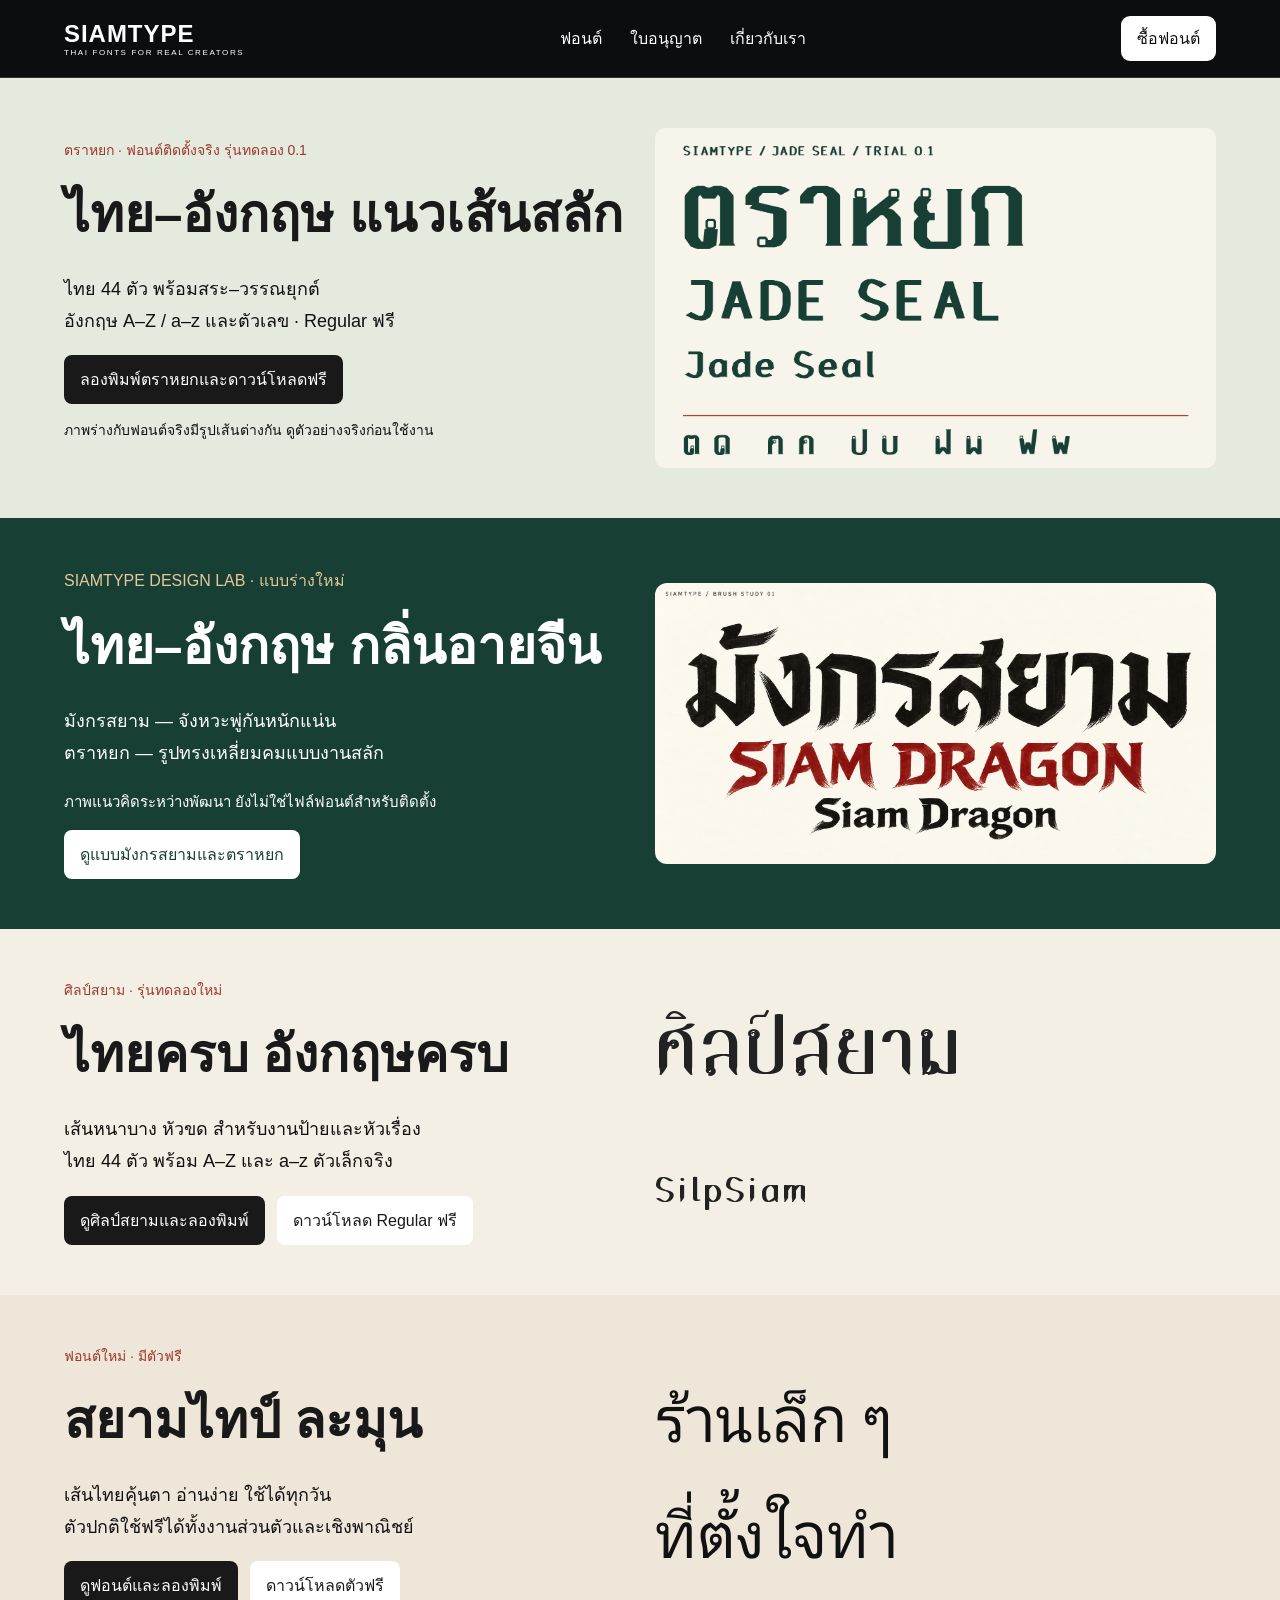
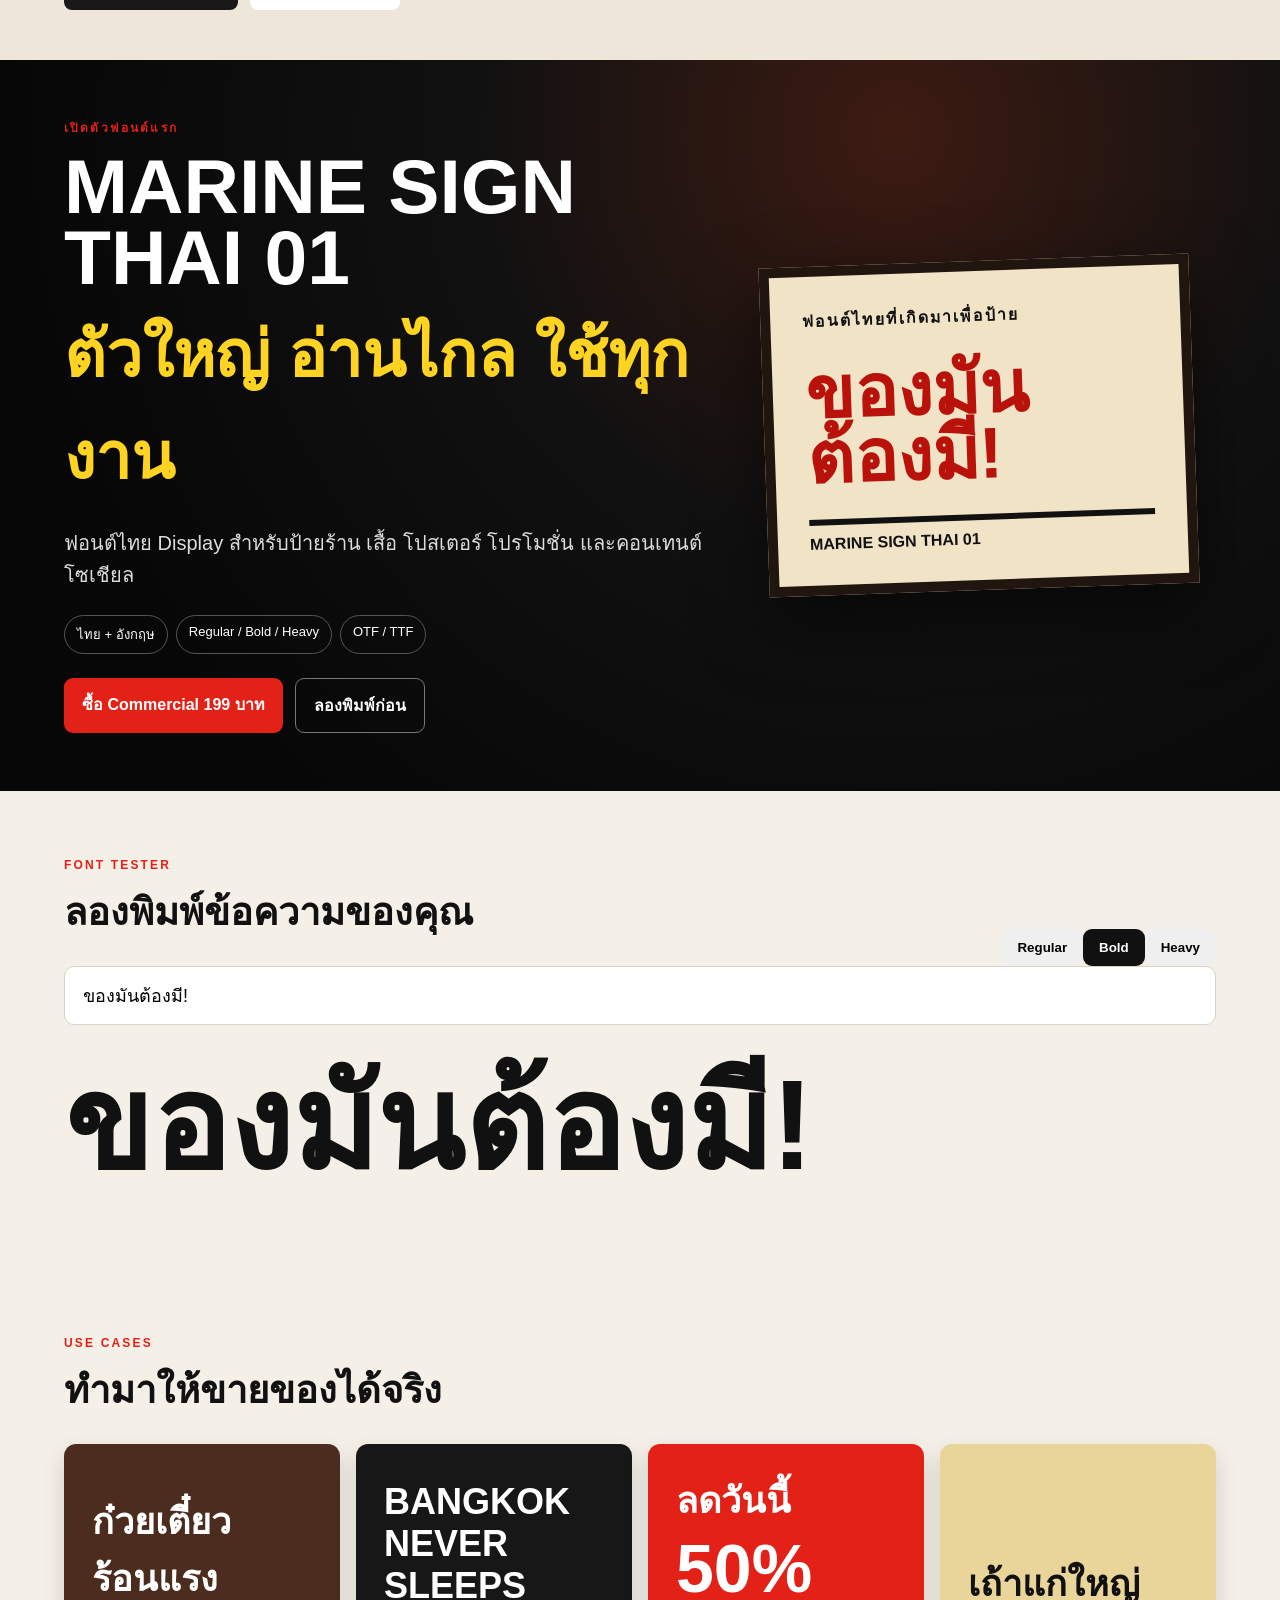
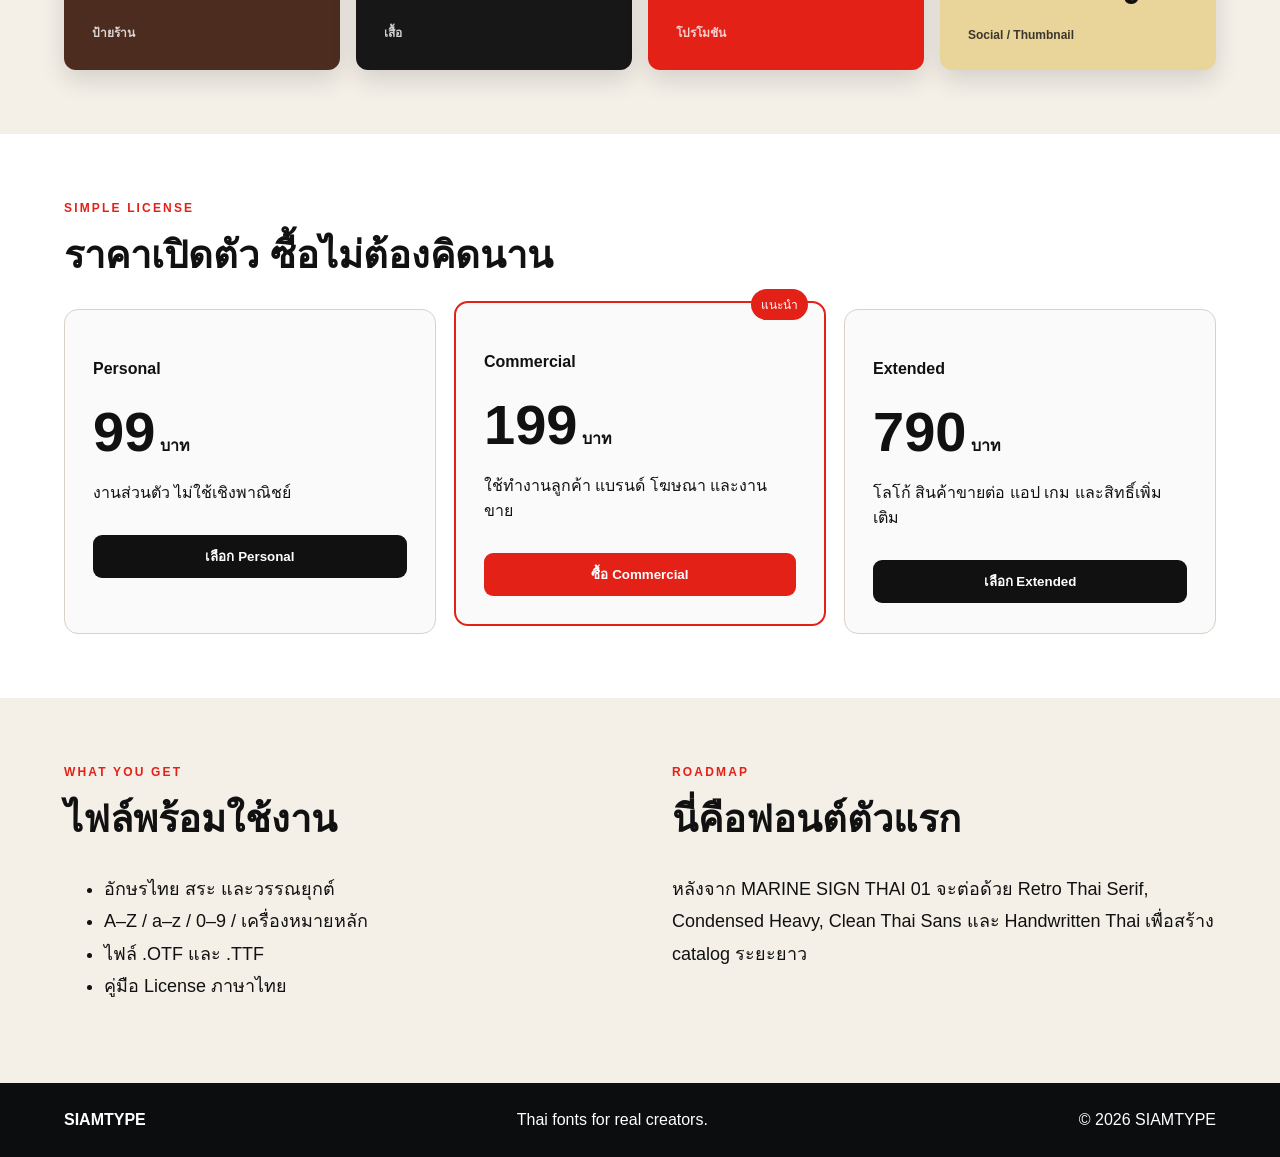
<file: index.html>
<!doctype html>
<html lang="th">
<head>
  <meta charset="utf-8" />
  <meta name="viewport" content="width=device-width,initial-scale=1" />
  <title>SIAMTYPE — Thai Fonts for Real Creators</title>
  <meta name="description" content="ฟอนต์ไทยสำหรับป้ายร้าน เสื้อ โซเชียล และงานแบรนด์" />
  <link rel="stylesheet" href="styles.css" />
<style>@font-face{font-family:LamunFree;src:url('fonts/SIAMTYPE-Lamun-Regular.woff2') format('woff2');font-weight:400;font-display:swap}.lamun-launch{padding:50px 5vw;background:#eee6d8;display:grid;grid-template-columns:1fr 1fr;gap:30px;align-items:center}.lamun-tag{font-size:14px;color:#9c392b}.lamun-launch h2{font-size:clamp(30px,4vw,54px);color:#191919;margin:12px 0}.lamun-launch p{font-size:18px;line-height:1.8}.lamun-actions{display:flex;gap:12px;flex-wrap:wrap}.lamun-actions a{background:#191919;color:white;text-decoration:none;border-radius:8px;padding:12px 16px}.lamun-actions a+ a{background:white;color:#191919}.lamun-sample{font-family:LamunFree,sans-serif;font-size:clamp(35px,4.8vw,70px);line-height:1.9;font-synthesis:none}@media(max-width:760px){.lamun-launch{grid-template-columns:1fr}.lamun-sample{font-size:42px}}</style><style>@font-face{font-family:SilpLaunch;src:url("fonts/SIAMTYPE-SilpSiam-Regular.woff2") format("woff2");font-display:swap}</style></head>
<body>
  <header class="nav">
    <div class="brand"><strong>SIAMTYPE</strong><span>THAI FONTS FOR REAL CREATORS</span></div>
    <nav><a href="#fonts">ฟอนต์</a><a href="#license">ใบอนุญาต</a><a href="#about">เกี่ยวกับเรา</a></nav>
    <a class="nav-cta" href="#buy">ซื้อฟอนต์</a>
  </header>

  <main>
<section class="lamun-launch" style="background:#e5eadf" aria-labelledby="jade-title"><div><span class="lamun-tag">ตราหยก · ฟอนต์ติดตั้งจริง รุ่นทดลอง 0.1</span><h2 id="jade-title">ไทย–อังกฤษ แนวเส้นสลัก</h2><p>ไทย 44 ตัว พร้อมสระ–วรรณยุกต์<br>อังกฤษ A–Z / a–z และตัวเลข · Regular ฟรี</p><div class="lamun-actions"><a href="jade-seal.html">ลองพิมพ์ตราหยกและดาวน์โหลดฟรี</a></div><p style="font-size:14px">ภาพร่างกับฟอนต์จริงมีรูปเส้นต่างกัน ดูตัวอย่างจริงก่อนใช้งาน</p></div><img src="images/jade-seal-font-preview.png" alt="ภาพตัวอย่างจากฟอนต์ตราหยกจริง" style="display:block;width:100%;height:340px;object-fit:cover;object-position:top;border-radius:10px"></section>
    <section class="lamun-launch" aria-labelledby="chinese-title" style="background:#173f34;color:#fff"><div><span style="color:#e6c79a">SIAMTYPE DESIGN LAB · แบบร่างใหม่</span><h2 id="chinese-title" style="color:#fff">ไทย–อังกฤษ กลิ่นอายจีน</h2><p>มังกรสยาม — จังหวะพู่กันหนักแน่น<br>ตราหยก — รูปทรงเหลี่ยมคมแบบงานสลัก</p><p style="font-size:15px">ภาพแนวคิดระหว่างพัฒนา ยังไม่ใช่ไฟล์ฟอนต์สำหรับติดตั้ง</p><div class="lamun-actions"><a href="chinese-studies.html" style="background:#fff;color:#173f34">ดูแบบมังกรสยามและตราหยก</a></div></div><a href="chinese-studies.html" aria-label="ดูแบบร่างฟอนต์แนวจีน"><img src="images/siam-dragon-concept.png" alt="ภาพแนวคิด มังกรสยาม และ Siam Dragon เส้นพู่กัน" style="display:block;width:100%;height:auto;border-radius:12px" width="1024" height="1024"></a></section>
<section class="lamun-launch" aria-labelledby="silp-title" style="background:#f4efe5"><div><span class="lamun-tag">ศิลป์สยาม · รุ่นทดลองใหม่</span><h2 id="silp-title">ไทยครบ อังกฤษครบ</h2><p>เส้นหนาบาง หัวขด สำหรับงานป้ายและหัวเรื่อง<br>ไทย 44 ตัว พร้อม A–Z และ a–z ตัวเล็กจริง</p><div class="lamun-actions"><a href="silpsiam.html">ดูศิลป์สยามและลองพิมพ์</a><a href="downloads/SIAMTYPE-SILPSIAM-FREE.zip" download>ดาวน์โหลด Regular ฟรี</a></div></div><div style="font-family:SilpLaunch,serif;font-size:clamp(40px,5vw,76px);line-height:2;color:#222">ศิลป์สยาม<br><span style="font-size:.5em">SilpSiam</span></div></section>
    <section class="lamun-launch" aria-labelledby="lamun-title"><div><span class="lamun-tag">ฟอนต์ใหม่ · มีตัวฟรี</span><h2 id="lamun-title">สยามไทป์ ละมุน</h2><p>เส้นไทยคุ้นตา อ่านง่าย ใช้ได้ทุกวัน<br>ตัวปกติใช้ฟรีได้ทั้งงานส่วนตัวและเชิงพาณิชย์</p><div class="lamun-actions"><a href="lamun.html">ดูฟอนต์และลองพิมพ์</a><a href="downloads/SIAMTYPE-LAMUN-FREE.zip" download>ดาวน์โหลดตัวฟรี</a></div></div><div class="lamun-sample">ร้านเล็ก ๆ<br>ที่ตั้งใจทำ</div></section>

    <section class="hero">
      <div class="hero-copy">
        <span class="eyebrow">เปิดตัวฟอนต์แรก</span>
        <h1>MARINE SIGN THAI 01</h1>
        <h2>ตัวใหญ่ อ่านไกล ใช้ทุกงาน</h2>
        <p>ฟอนต์ไทย Display สำหรับป้ายร้าน เสื้อ โปสเตอร์ โปรโมชั่น และคอนเทนต์โซเชียล</p>
        <div class="chips"><span>ไทย + อังกฤษ</span><span>Regular / Bold / Heavy</span><span>OTF / TTF</span></div>
        <div class="hero-actions"><a class="btn primary" href="https://buy.stripe.com/9B68wPeuT5lUcDaaJCdIA00">ซื้อ Commercial 199 บาท</a><a class="btn ghost" href="#tester">ลองพิมพ์ก่อน</a></div>
      </div>
      <div class="poster-card">
        <div class="small">ฟอนต์ไทยที่เกิดมาเพื่อป้าย</div>
        <div class="poster-thai">ของมัน<br>ต้องมี!</div>
        <div class="poster-en">MARINE SIGN THAI 01</div>
      </div>
    </section>

    <section id="tester" class="tester section">
      <div class="section-head"><div><span class="eyebrow">FONT TESTER</span><h3>ลองพิมพ์ข้อความของคุณ</h3></div><div class="weight-tabs"><button data-weight="500">Regular</button><button class="active" data-weight="700">Bold</button><button data-weight="900">Heavy</button></div></div>
      <input id="fontInput" value="ของมันต้องมี!" aria-label="ทดลองพิมพ์ฟอนต์" />
      <div id="previewText" class="preview-text">ของมันต้องมี!</div>
    </section>

    <section id="fonts" class="section">
      <span class="eyebrow">USE CASES</span><h3>ทำมาให้ขายของได้จริง</h3>
      <div class="grid-four">
        <div class="use-card sign">ก๋วยเตี๋ยว<br>ร้อนแรง<span>ป้ายร้าน</span></div>
        <div class="use-card shirt">BANGKOK<br>NEVER SLEEPS<span>เสื้อ</span></div>
        <div class="use-card sale">ลดวันนี้<br><b>50%</b><span>โปรโมชัน</span></div>
        <div class="use-card social">เถ้าแก่ใหญ่<span>Social / Thumbnail</span></div>
      </div>
    </section>

    <section id="buy" class="section pricing">
      <span class="eyebrow">SIMPLE LICENSE</span><h3>ราคาเปิดตัว ซื้อไม่ต้องคิดนาน</h3>
      <div class="price-grid">
        <article><h4>Personal</h4><div class="price">99<span> บาท</span></div><p>งานส่วนตัว ไม่ใช้เชิงพาณิชย์</p><button>เลือก Personal</button></article>
        <article class="featured"><div class="badge">แนะนำ</div><h4>Commercial</h4><div class="price">199<span> บาท</span></div><p>ใช้ทำงานลูกค้า แบรนด์ โฆษณา และงานขาย</p><button data-buy="commercial">ซื้อ Commercial</button></article>
        <article><h4>Extended</h4><div class="price">790<span> บาท</span></div><p>โลโก้ สินค้าขายต่อ แอป เกม และสิทธิ์เพิ่มเติม</p><button>เลือก Extended</button></article>
      </div>
    </section>

    <section id="license" class="section two-col">
      <div><span class="eyebrow">WHAT YOU GET</span><h3>ไฟล์พร้อมใช้งาน</h3><ul><li>อักษรไทย สระ และวรรณยุกต์</li><li>A–Z / a–z / 0–9 / เครื่องหมายหลัก</li><li>ไฟล์ .OTF และ .TTF</li><li>คู่มือ License ภาษาไทย</li></ul></div>
      <div id="about"><span class="eyebrow">ROADMAP</span><h3>นี่คือฟอนต์ตัวแรก</h3><p>หลังจาก MARINE SIGN THAI 01 จะต่อด้วย Retro Thai Serif, Condensed Heavy, Clean Thai Sans และ Handwritten Thai เพื่อสร้าง catalog ระยะยาว</p></div>
    </section>
  </main>

  <footer><strong>SIAMTYPE</strong><span>Thai fonts for real creators.</span><span>© 2026 SIAMTYPE</span></footer>
  <script src="app.js?v=stripe-commercial-199"></script>
</body>
</html>
</file>
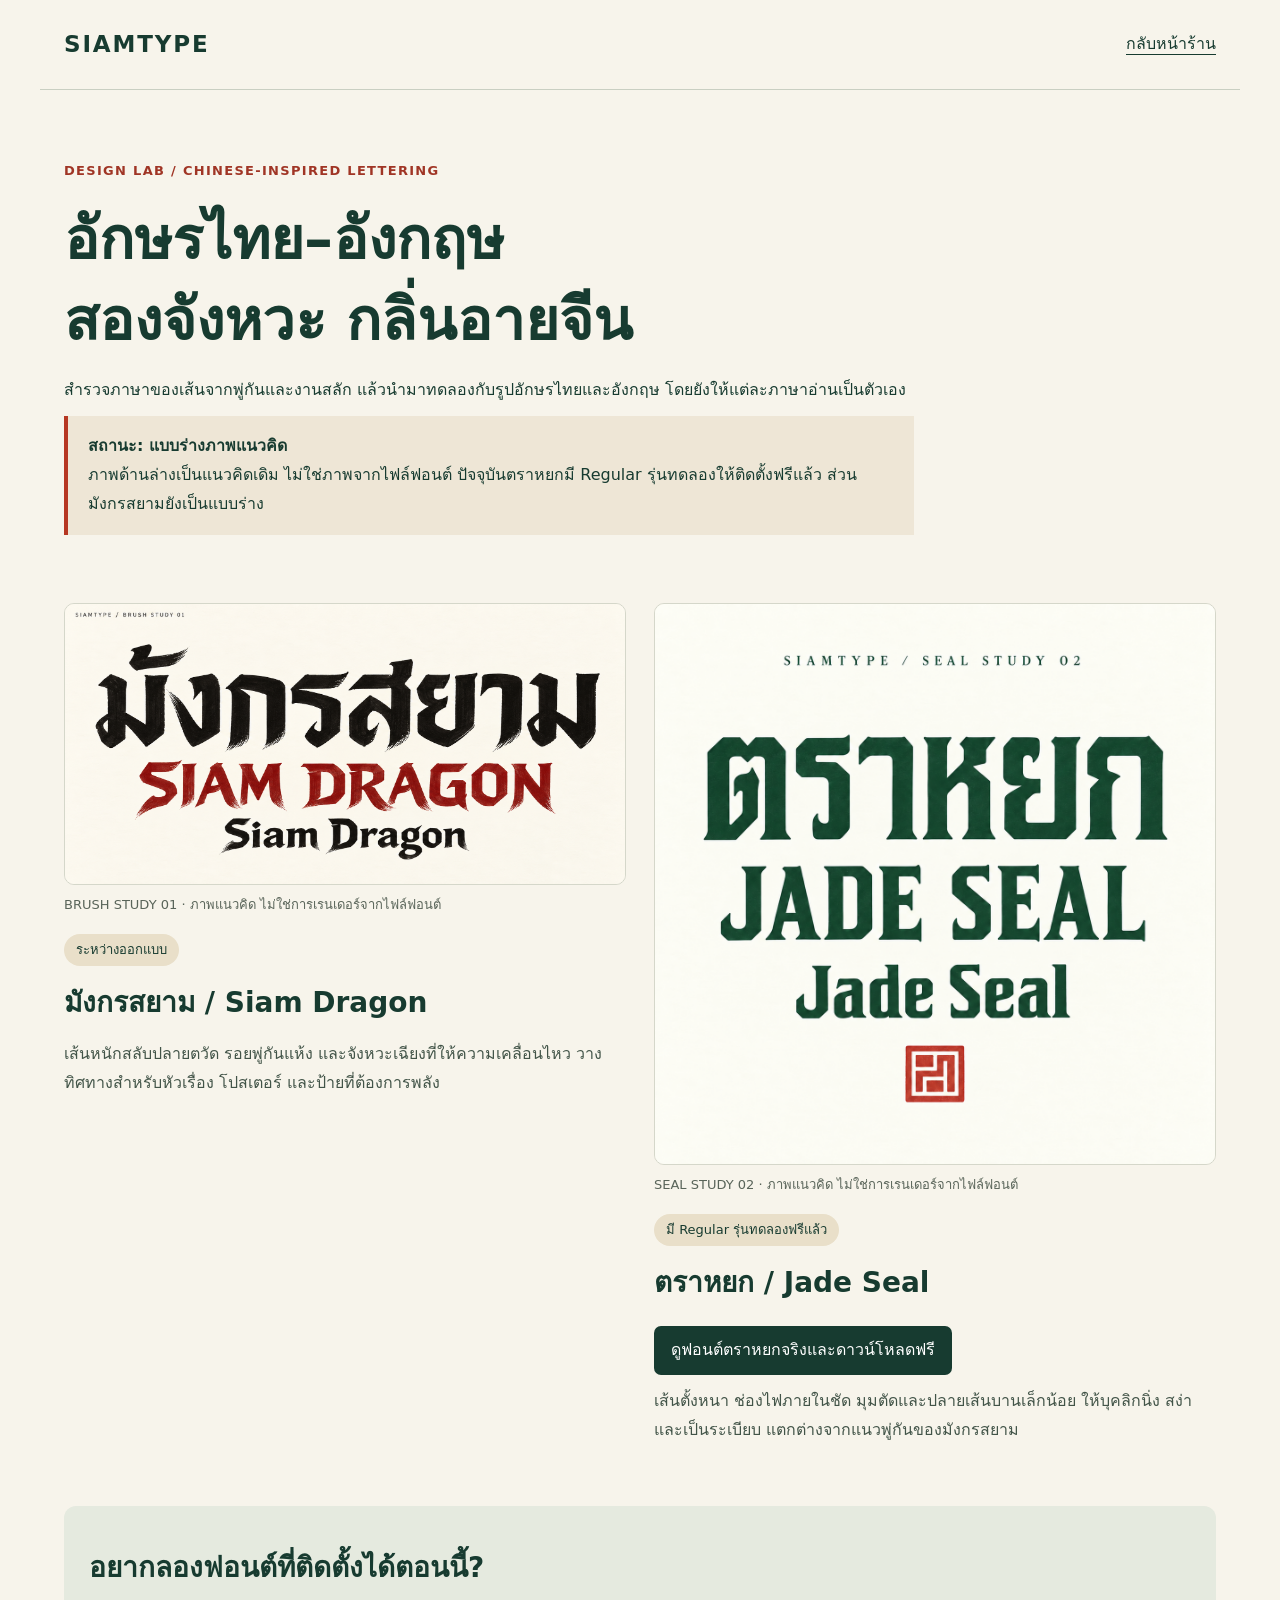
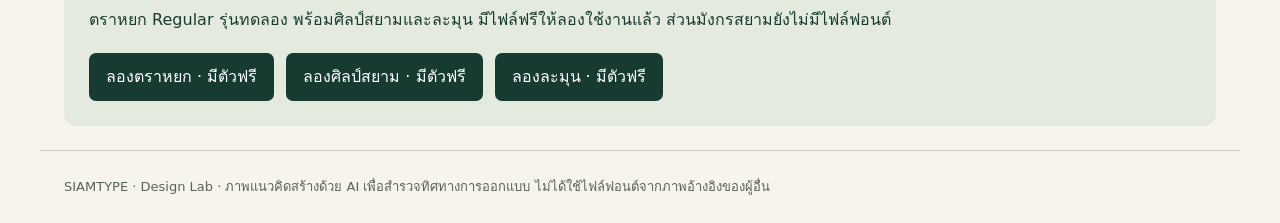
<file: chinese-studies.html>
<!doctype html>
<html lang="th">
<head>
<meta charset="utf-8">
<meta name="viewport" content="width=device-width,initial-scale=1">
<title>มังกรสยาม & ตราหยก — SIAMTYPE Design Lab</title>
<meta name="description" content="สำรวจแบบร่างตัวอักษรไทย–อังกฤษกลิ่นอายจีน: มังกรสยามแนวพู่กัน และตราหยกแนวงานสลัก โดย SIAMTYPE">
<style>
*{box-sizing:border-box}body{margin:0;background:#f7f4eb;color:#173b30;font-family:system-ui,sans-serif;line-height:1.8}header,main,footer{max-width:1200px;margin:auto;padding:24px}header{display:flex;justify-content:space-between;align-items:center;gap:16px;border-bottom:1px solid #c9cfc2}a{color:inherit;text-underline-offset:5px}a:focus-visible{outline:3px solid #b63722;outline-offset:5px}.brand{font-size:23px;font-weight:800;text-decoration:none;letter-spacing:.08em}.intro{padding:42px 0 28px;max-width:850px}.eyebrow{color:#a03525;letter-spacing:.1em;font-size:13px;font-weight:700}h1{font-size:clamp(32px,5vw,58px);line-height:1.4;margin:14px 0}h2{font-size:28px;margin:12px 0 0}p{margin:12px 0}.notice{padding:16px 20px;border-left:4px solid #b63722;background:#eee6d6}.grid{display:grid;grid-template-columns:repeat(2,minmax(0,1fr));gap:28px;margin:28px 0 50px}article{min-width:0}figure{margin:0}img{display:block;width:100%;height:auto;border:1px solid #d5d7ca;border-radius:10px}figcaption{font-size:13px;color:#596459;margin-top:8px}.state{display:inline-block;background:#e9dfc9;padding:4px 12px;border-radius:30px;font-size:13px;margin-top:18px}.detail{color:#425448}.ready{padding:25px;background:#e5eadf;border-radius:12px}.links{display:flex;flex-wrap:wrap;gap:12px;margin-top:18px}.links a{display:inline-block;background:#173b30;color:white;padding:10px 17px;border-radius:7px;text-decoration:none}footer{font-size:13px;color:#596459;border-top:1px solid #c9cfc2}@media(max-width:700px){.grid{grid-template-columns:1fr;gap:40px}header,main,footer{padding:20px}.intro{padding-top:28px}header>a:last-child{font-size:14px}}
</style>
</head>
<body>
<header><a class="brand" href="index.html">SIAMTYPE</a><a href="index.html">กลับหน้าร้าน</a></header>
<main>
<section class="intro"><span class="eyebrow">DESIGN LAB / CHINESE-INSPIRED LETTERING</span><h1>อักษรไทย–อังกฤษ<br>สองจังหวะ กลิ่นอายจีน</h1><p>สำรวจภาษาของเส้นจากพู่กันและงานสลัก แล้วนำมาทดลองกับรูปอักษรไทยและอังกฤษ โดยยังให้แต่ละภาษาอ่านเป็นตัวเอง</p><p class="notice"><strong>สถานะ: แบบร่างภาพแนวคิด</strong><br>ภาพด้านล่างเป็นแนวคิดเดิม ไม่ใช่ภาพจากไฟล์ฟอนต์ ปัจจุบันตราหยกมี Regular รุ่นทดลองให้ติดตั้งฟรีแล้ว ส่วนมังกรสยามยังเป็นแบบร่าง</p></section>
<section class="grid" aria-label="แบบร่างตัวอักษรแนวจีน">
<article id="siam-dragon"><figure><a href="images/siam-dragon-concept.png" aria-label="เปิดภาพมังกรสยามขนาดเต็ม"><img src="images/siam-dragon-concept.png" alt="มังกรสยาม Siam Dragon: ตัวอย่างอักษรไทยและอังกฤษเส้นพู่กันดำและแดงบนพื้นสีงาช้าง"></a><figcaption>BRUSH STUDY 01 · ภาพแนวคิด ไม่ใช่การเรนเดอร์จากไฟล์ฟอนต์</figcaption></figure><span class="state">ระหว่างออกแบบ</span><h2>มังกรสยาม / Siam Dragon</h2><p class="detail">เส้นหนักสลับปลายตวัด รอยพู่กันแห้ง และจังหวะเฉียงที่ให้ความเคลื่อนไหว วางทิศทางสำหรับหัวเรื่อง โปสเตอร์ และป้ายที่ต้องการพลัง</p></article>
<article id="jade-seal"><figure><a href="images/jade-seal-concept-v2.png" aria-label="เปิดภาพตราหยกขนาดเต็ม"><img src="images/jade-seal-concept-v2.png" alt="ตราหยก JADE SEAL และ Jade Seal: ตัวอักษรสีเขียวหยกทรงเหลี่ยม ปลายเส้นคล้ายรอยสลัก" loading="lazy"></a><figcaption>SEAL STUDY 02 · ภาพแนวคิด ไม่ใช่การเรนเดอร์จากไฟล์ฟอนต์</figcaption></figure><span class="state">มี Regular รุ่นทดลองฟรีแล้ว</span><h2>ตราหยก / Jade Seal</h2><div class="links"><a href="jade-seal.html">ดูฟอนต์ตราหยกจริงและดาวน์โหลดฟรี</a></div><p class="detail">เส้นตั้งหนา ช่องไฟภายในชัด มุมตัดและปลายเส้นบานเล็กน้อย ให้บุคลิกนิ่ง สง่า และเป็นระเบียบ แตกต่างจากแนวพู่กันของมังกรสยาม</p></article>
</section>
<section class="ready"><h2>อยากลองฟอนต์ที่ติดตั้งได้ตอนนี้?</h2><p>ตราหยก Regular รุ่นทดลอง พร้อมศิลป์สยามและละมุน มีไฟล์ฟรีให้ลองใช้งานแล้ว ส่วนมังกรสยามยังไม่มีไฟล์ฟอนต์</p><div class="links"><a href="jade-seal.html">ลองตราหยก · มีตัวฟรี</a><a href="silpsiam.html">ลองศิลป์สยาม · มีตัวฟรี</a><a href="lamun.html">ลองละมุน · มีตัวฟรี</a></div></section>
</main>
<footer>SIAMTYPE · Design Lab · ภาพแนวคิดสร้างด้วย AI เพื่อสำรวจทิศทางการออกแบบ ไม่ได้ใช้ไฟล์ฟอนต์จากภาพอ้างอิงของผู้อื่น</footer>
</body>
</html>
</file>
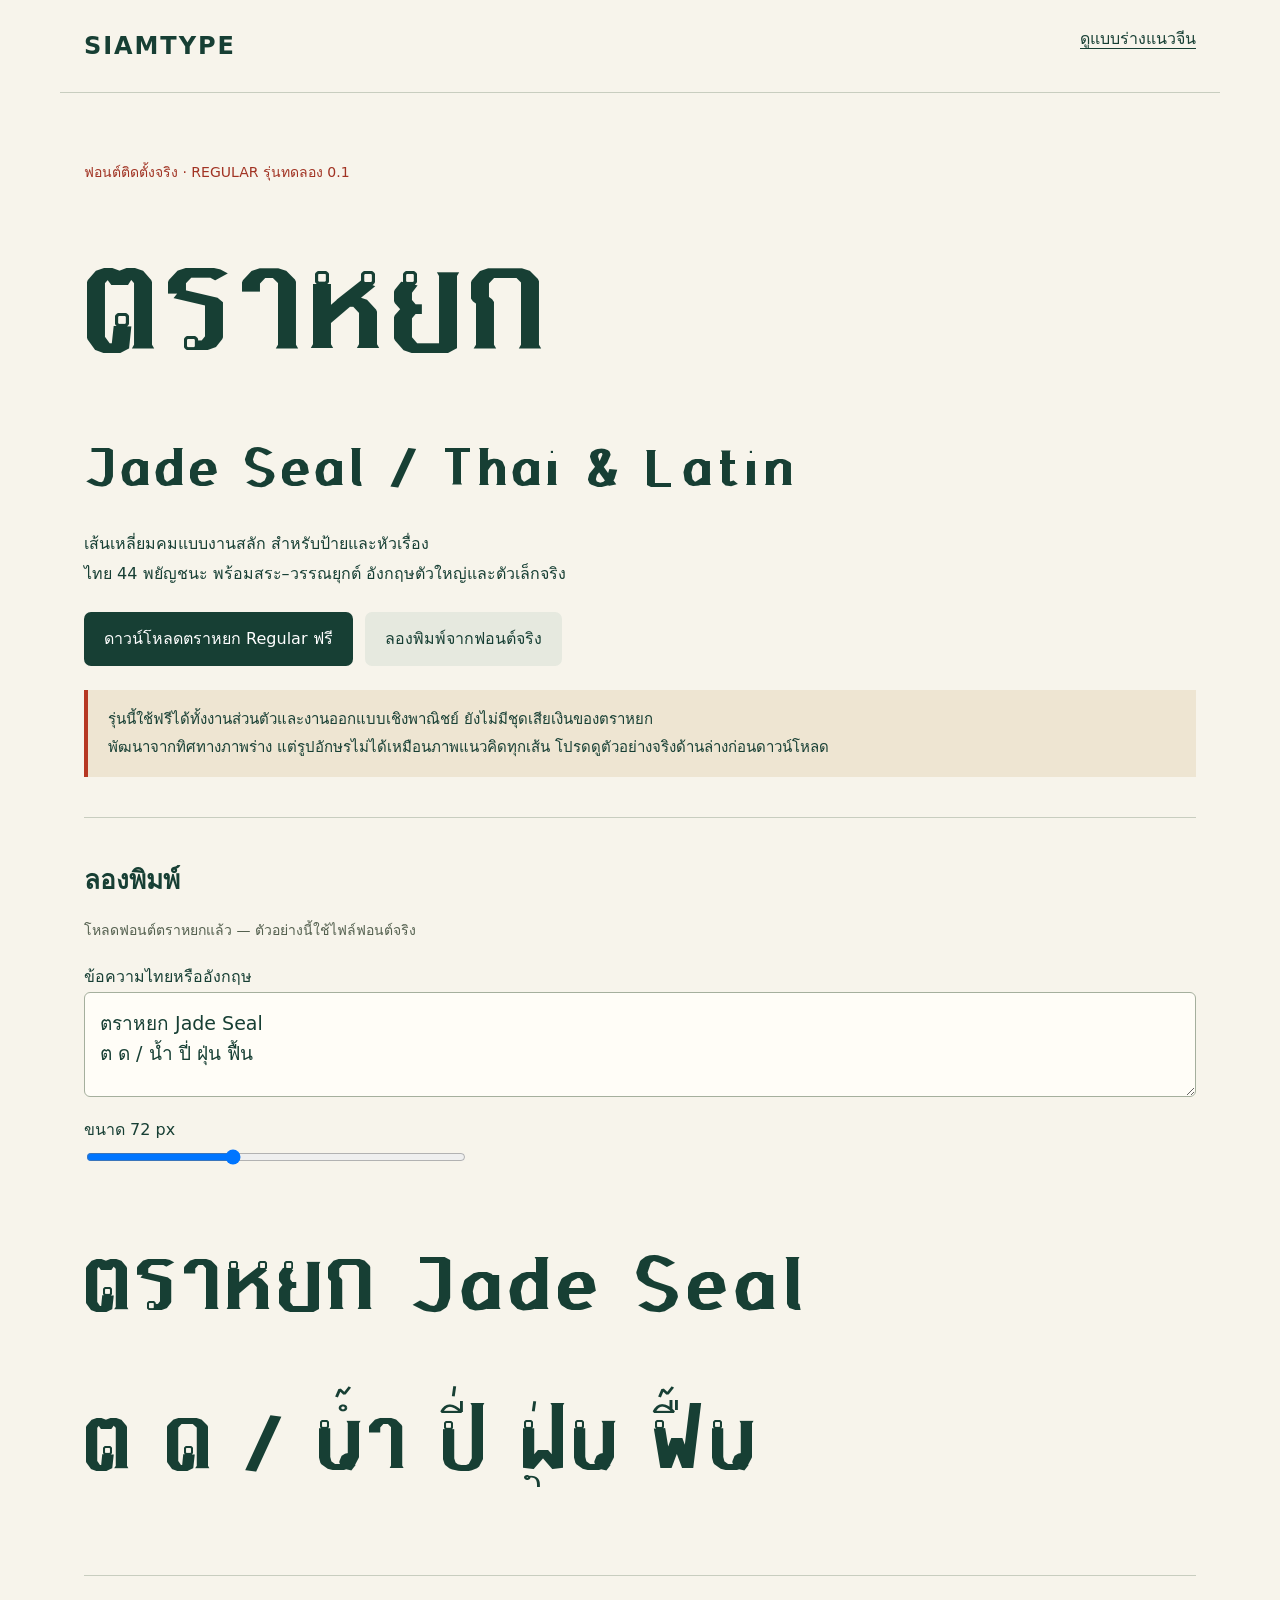
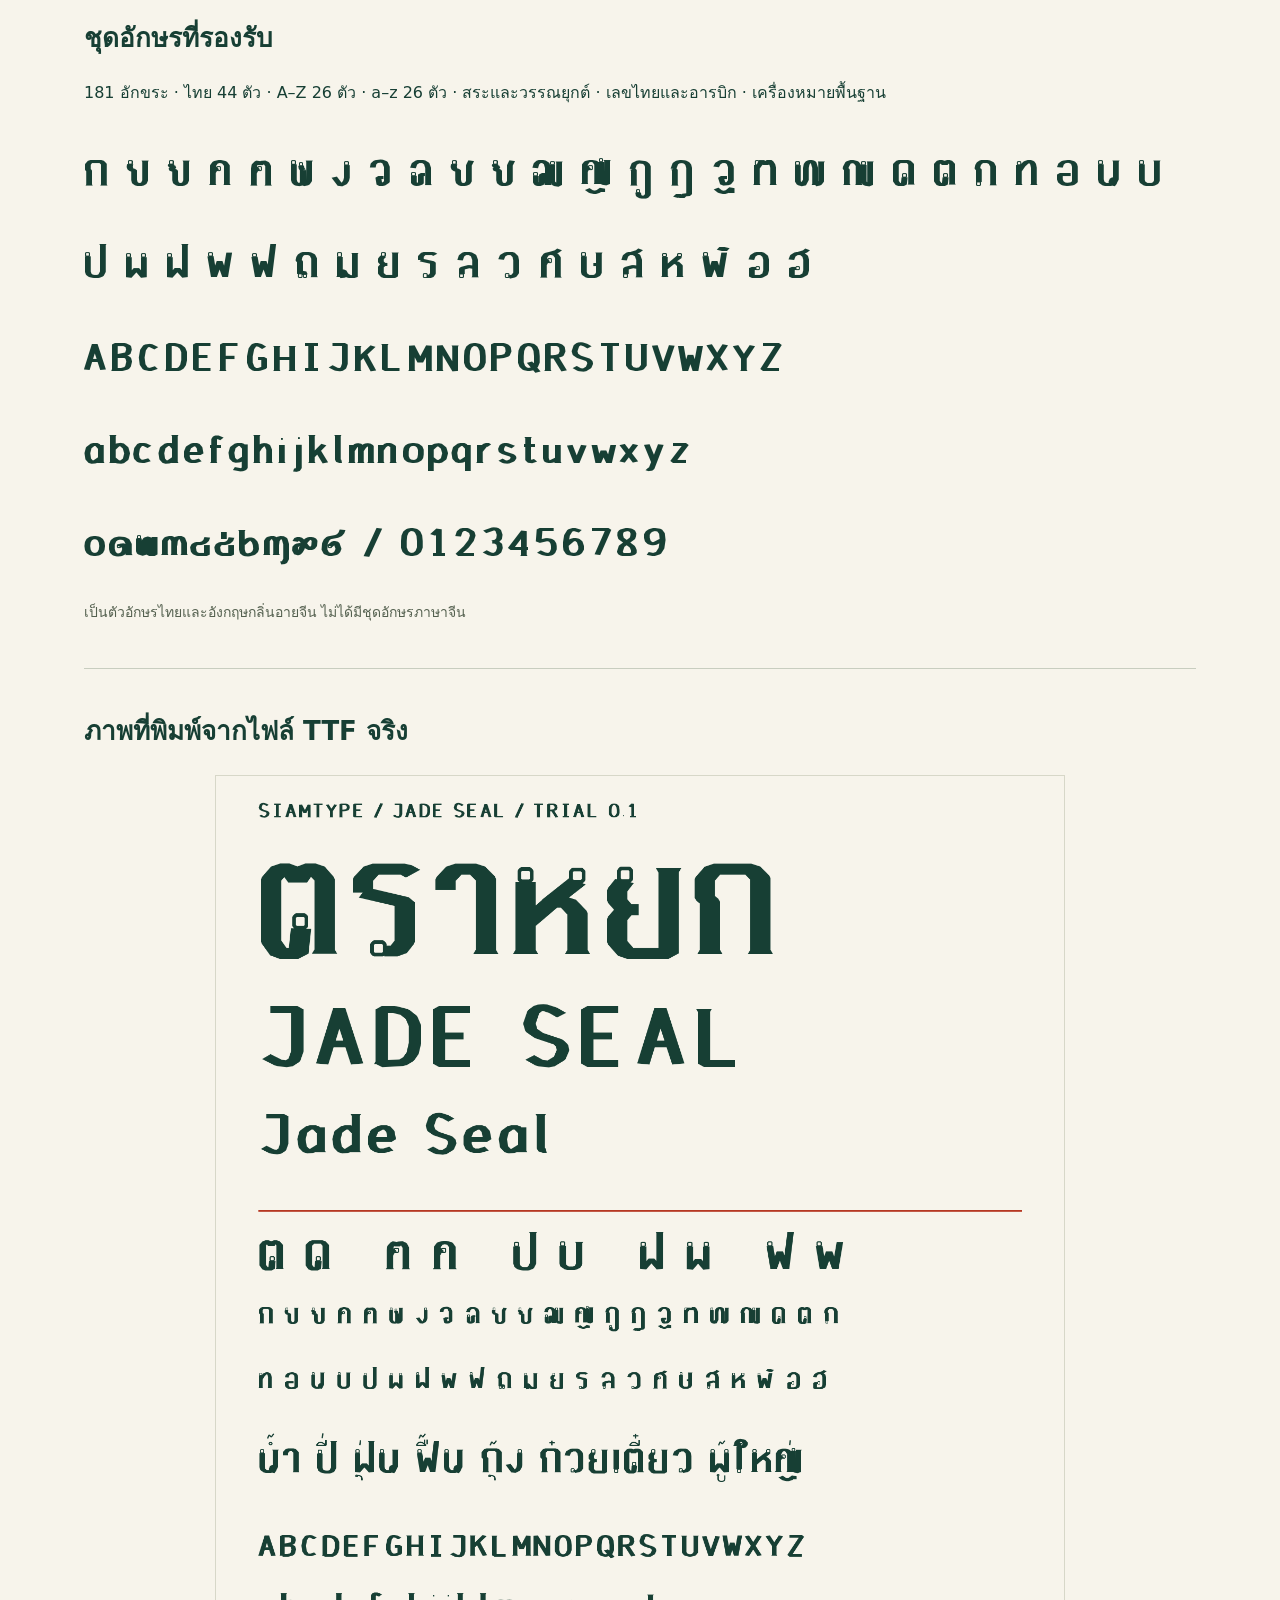
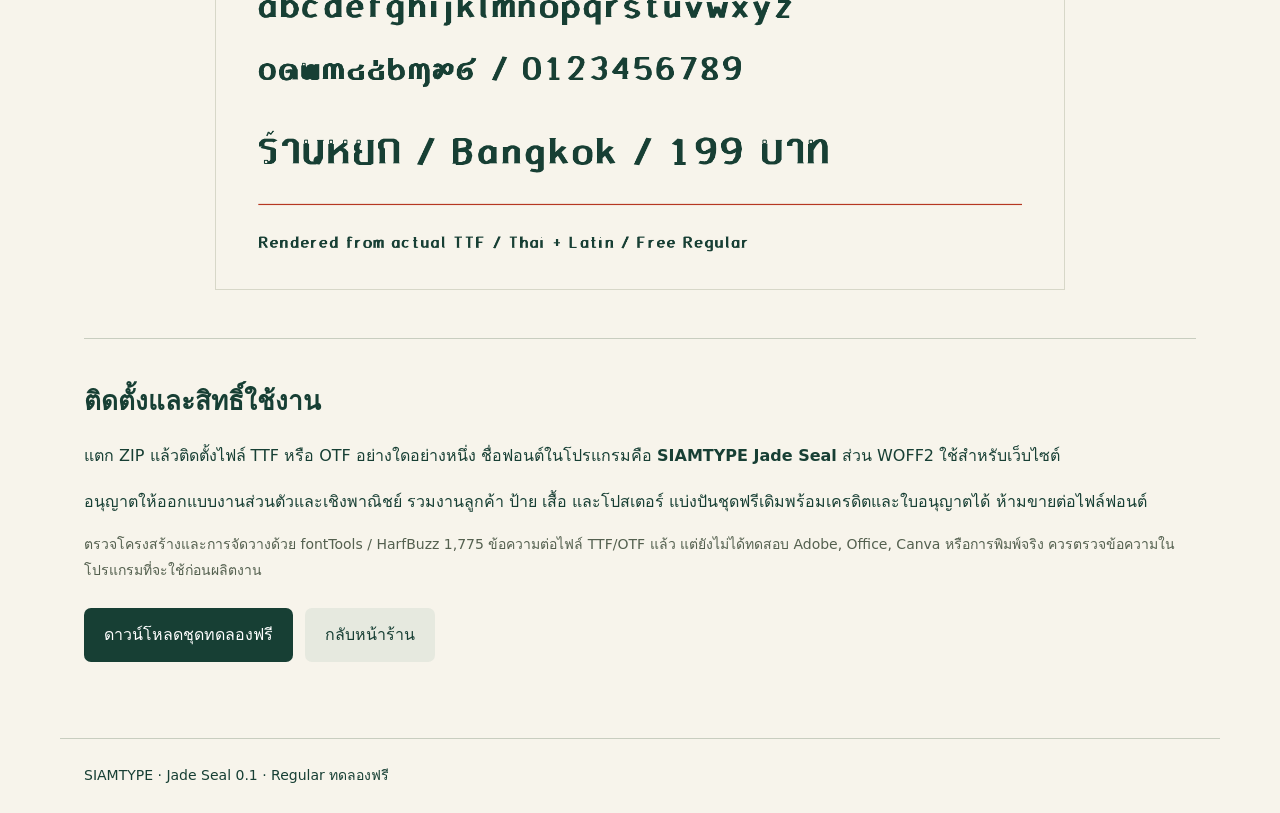
<file: jade-seal.html>
<!doctype html>
<html lang="th"><head><meta charset="utf-8"><meta name="viewport" content="width=device-width,initial-scale=1"><title>ตราหยก — SIAMTYPE Jade Seal · ทดลองฟรี</title><meta name="description" content="ตราหยก ฟอนต์ไทย–อังกฤษแนวสลัก ดาวน์โหลด Regular รุ่นทดลองฟรี พร้อมลองพิมพ์ออนไลน์">
<style>
@font-face{font-family:JadeSeal;src:url('fonts/SIAMTYPE-JadeSeal-Regular.woff2') format('woff2');font-weight:400;font-display:swap}*{box-sizing:border-box}body{margin:0;background:#f7f4eb;color:#173f34;font-family:system-ui,sans-serif;line-height:1.85}header,main,footer{max-width:1160px;margin:auto;padding:24px}header{display:flex;justify-content:space-between;gap:20px;border-bottom:1px solid #c8cdbf}a{color:inherit;text-underline-offset:4px}a:focus-visible,input:focus-visible,textarea:focus-visible{outline:3px solid #b63722;outline-offset:3px}.brand{font-weight:800;text-decoration:none;font-size:24px;letter-spacing:.08em}.intro{padding:40px 0 25px}.tag{color:#a13323;font-size:14px}h1{font-family:JadeSeal,serif;font-weight:400;font-synthesis:none;font-size:clamp(58px,9vw,130px);line-height:1.8;margin:12px 0}.subtitle{font-family:JadeSeal,serif;font-size:clamp(30px,4vw,54px);font-synthesis:none;margin:0}.actions{display:flex;flex-wrap:wrap;gap:12px;margin:24px 0}.actions a{background:#173f34;color:#fff;padding:12px 20px;text-decoration:none;border-radius:7px}.actions a.secondary{background:#e6e9df;color:#173f34}.note{background:#eee5d2;border-left:4px solid #b63722;padding:16px 20px;font-size:15px}.panel{border-top:1px solid #c8cdbf;padding:28px 0}h2{font-size:26px;margin:10px 0}label{display:block;margin-top:18px}textarea{display:block;width:100%;min-height:105px;padding:15px;font:19px system-ui;border:1px solid #a5af9d;border-radius:6px;color:#173f34;background:#fffdf7}input[type=range]{width:min(100%,380px)}.sample{font-family:JadeSeal,serif;font-synthesis:none;font-weight:400;font-size:72px;line-height:2.2;white-space:pre-wrap;overflow-wrap:anywhere;padding:28px 0}.coverage{font-family:JadeSeal,serif;font-size:clamp(24px,3vw,37px);line-height:2.5;overflow-wrap:anywhere;font-synthesis:none}.specimen{display:block;width:100%;height:auto;max-width:850px;border:1px solid #d7d7c8;margin:20px auto}.hint{font-size:14px;color:#54604f}footer{border-top:1px solid #c8cdbf;font-size:14px}@media(max-width:600px){header,main,footer{padding:20px}.intro{padding-top:24px}.sample{font-size:42px}header a:last-child{font-size:14px}}
</style></head><body>
<header><a class="brand" href="index.html">SIAMTYPE</a><a href="chinese-studies.html">ดูแบบร่างแนวจีน</a></header>
<main><section class="intro"><span class="tag">ฟอนต์ติดตั้งจริง · REGULAR รุ่นทดลอง 0.1</span><h1>ตราหยก</h1><p class="subtitle">Jade Seal / Thai &amp; Latin</p><p>เส้นเหลี่ยมคมแบบงานสลัก สำหรับป้ายและหัวเรื่อง<br>ไทย 44 พยัญชนะ พร้อมสระ–วรรณยุกต์ อังกฤษตัวใหญ่และตัวเล็กจริง</p><div class="actions"><a href="downloads/SIAMTYPE-JADE-SEAL-FREE.zip" download>ดาวน์โหลดตราหยก Regular ฟรี</a><a class="secondary" href="#tester">ลองพิมพ์จากฟอนต์จริง</a></div><p class="note">รุ่นนี้ใช้ฟรีได้ทั้งงานส่วนตัวและงานออกแบบเชิงพาณิชย์ ยังไม่มีชุดเสียเงินของตราหยก<br>พัฒนาจากทิศทางภาพร่าง แต่รูปอักษรไม่ได้เหมือนภาพแนวคิดทุกเส้น โปรดดูตัวอย่างจริงด้านล่างก่อนดาวน์โหลด</p></section>
<section id="tester" class="panel"><h2>ลองพิมพ์</h2><p class="hint" id="font-status" role="status">กำลังโหลดฟอนต์…</p><label for="text">ข้อความไทยหรืออังกฤษ</label><textarea id="text">ตราหยก Jade Seal
ต ด / น้ำ ปี่ ฝุ่น ฟื้น</textarea><label for="size">ขนาด <output id="size-value">72</output> px</label><input id="size" type="range" min="24" max="150" value="72"><div class="sample" id="sample">ตราหยก Jade Seal
ต ด / น้ำ ปี่ ฝุ่น ฟื้น</div><noscript><p>เปิด JavaScript เพื่อแก้ข้อความตัวอย่าง หรือดาวน์โหลดไฟล์ไปลองในโปรแกรมของคุณ</p></noscript></section>
<section class="panel"><h2>ชุดอักษรที่รองรับ</h2><p>181 อักขระ · ไทย 44 ตัว · A–Z 26 ตัว · a–z 26 ตัว · สระและวรรณยุกต์ · เลขไทยและอารบิก · เครื่องหมายพื้นฐาน</p><div class="coverage">ก ข ฃ ค ฅ ฆ ง จ ฉ ช ซ ฌ ญ ฎ ฏ ฐ ฑ ฒ ณ ด ต ถ ท ธ น บ ป ผ ฝ พ ฟ ภ ม ย ร ล ว ศ ษ ส ห ฬ อ ฮ<br>ABCDEFGHIJKLMNOPQRSTUVWXYZ<br>abcdefghijklmnopqrstuvwxyz<br>๐๑๒๓๔๕๖๗๘๙ / 0123456789</div><p class="hint">เป็นตัวอักษรไทยและอังกฤษกลิ่นอายจีน ไม่ได้มีชุดอักษรภาษาจีน</p></section>
<section class="panel"><h2>ภาพที่พิมพ์จากไฟล์ TTF จริง</h2><img class="specimen" src="images/jade-seal-font-preview.png" alt="ชุดอักษรตราหยกที่เรนเดอร์จากฟอนต์จริง รวมคู่ ต ด ไทย44 อังกฤษ ตัวเลข และคำทดสอบสระ" width="1600" height="2100" loading="lazy"></section>
<section class="panel"><h2>ติดตั้งและสิทธิ์ใช้งาน</h2><p>แตก ZIP แล้วติดตั้งไฟล์ TTF หรือ OTF อย่างใดอย่างหนึ่ง ชื่อฟอนต์ในโปรแกรมคือ <strong>SIAMTYPE Jade Seal</strong> ส่วน WOFF2 ใช้สำหรับเว็บไซต์</p><p>อนุญาตให้ออกแบบงานส่วนตัวและเชิงพาณิชย์ รวมงานลูกค้า ป้าย เสื้อ และโปสเตอร์ แบ่งปันชุดฟรีเดิมพร้อมเครดิตและใบอนุญาตได้ ห้ามขายต่อไฟล์ฟอนต์</p><p class="hint">ตรวจโครงสร้างและการจัดวางด้วย fontTools / HarfBuzz 1,775 ข้อความต่อไฟล์ TTF/OTF แล้ว แต่ยังไม่ได้ทดสอบ Adobe, Office, Canva หรือการพิมพ์จริง ควรตรวจข้อความในโปรแกรมที่จะใช้ก่อนผลิตงาน</p><div class="actions"><a href="downloads/SIAMTYPE-JADE-SEAL-FREE.zip" download>ดาวน์โหลดชุดทดลองฟรี</a><a class="secondary" href="index.html">กลับหน้าร้าน</a></div></section>
</main><footer>SIAMTYPE · Jade Seal 0.1 · Regular ทดลองฟรี</footer>
<script>
const text=document.getElementById('text'),size=document.getElementById('size'),sample=document.getElementById('sample');
function update(){sample.textContent=text.value;sample.style.fontSize=size.value+'px';document.getElementById('size-value').textContent=size.value;}
if(innerWidth<600)size.value=42;
text.addEventListener('input',update);size.addEventListener('input',update);update();
document.fonts.load('48px JadeSeal','ตราหยก Jade Seal').then(fonts=>{document.getElementById('font-status').textContent=fonts.length?'โหลดฟอนต์ตราหยกแล้ว — ตัวอย่างนี้ใช้ไฟล์ฟอนต์จริง':'โหลดฟอนต์ไม่สำเร็จ กรุณารีเฟรชก่อนดูตัวอย่าง';}).catch(()=>{document.getElementById('font-status').textContent='โหลดฟอนต์ไม่สำเร็จ กรุณารีเฟรชก่อนดูตัวอย่าง';});
</script></body></html>
</file>
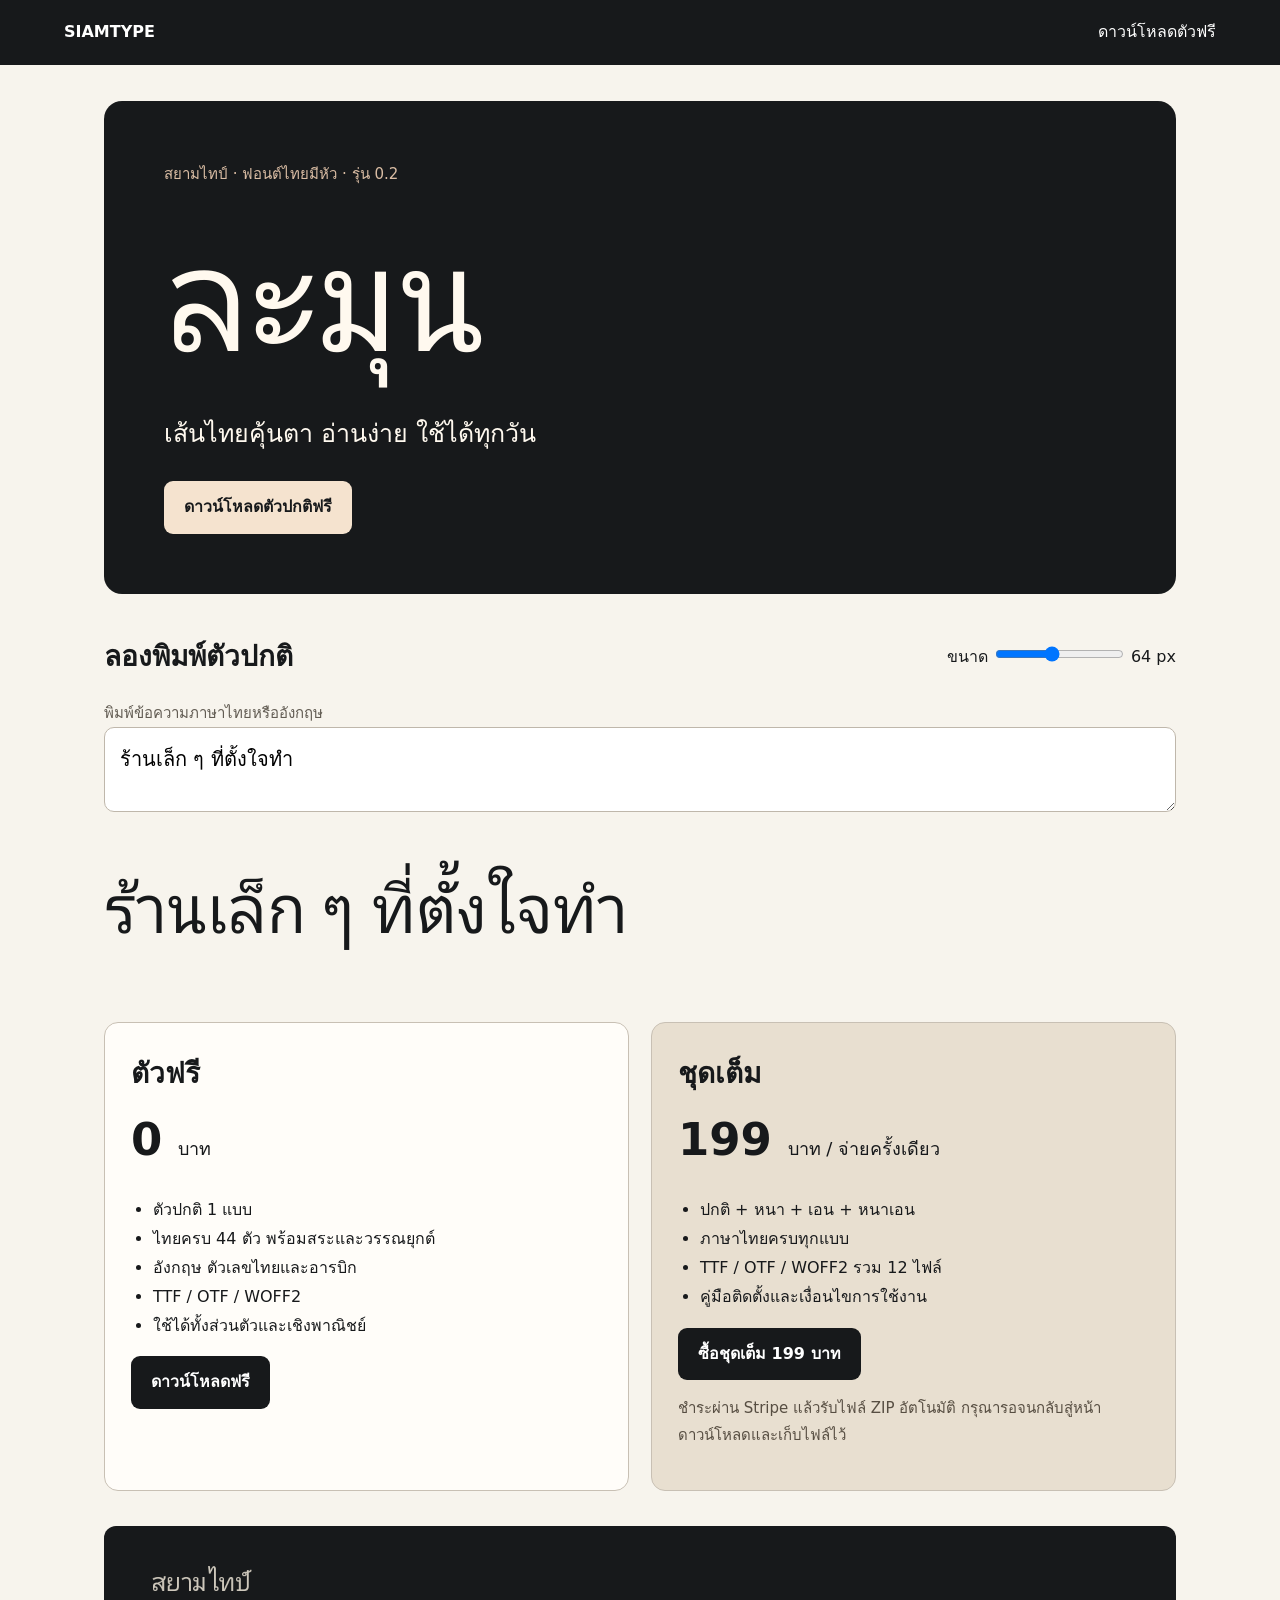
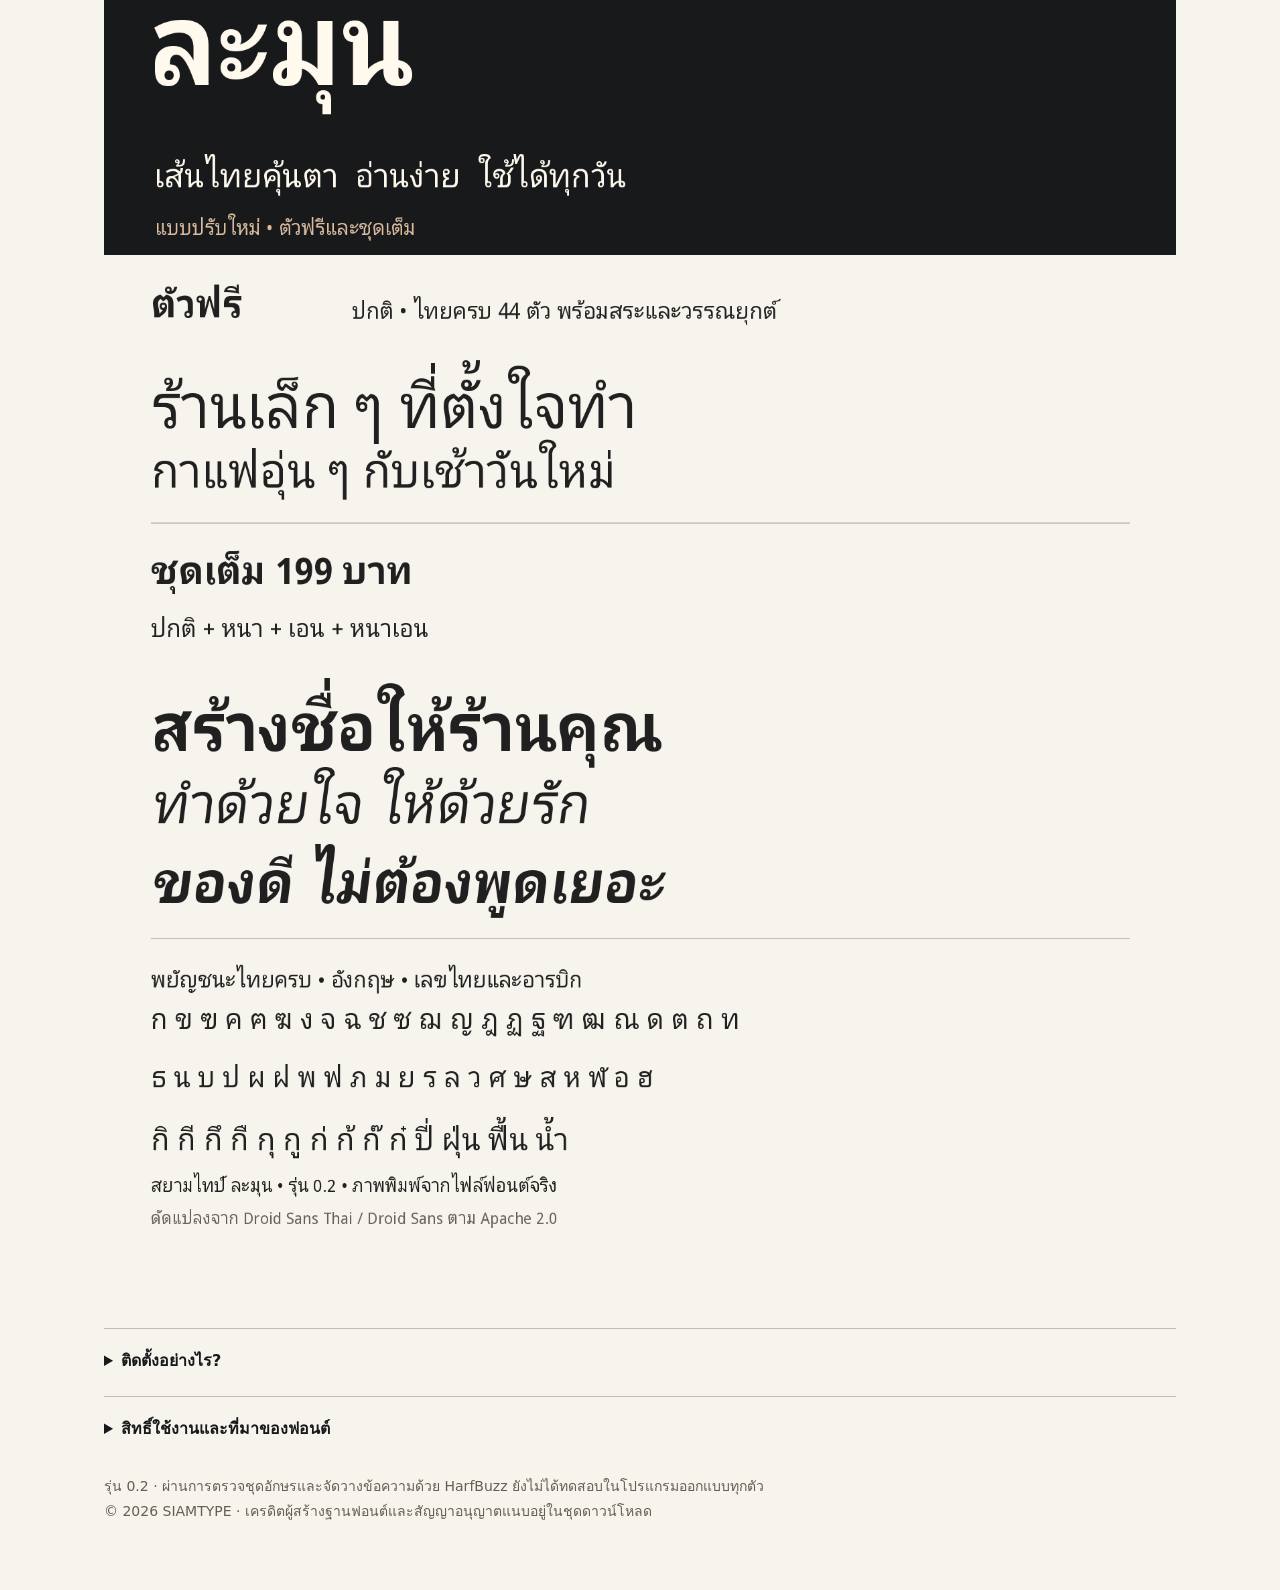
<file: lamun.html>
<!doctype html><html lang="th"><head><meta charset="utf-8"><meta name="viewport" content="width=device-width, initial-scale=1"><title>สยามไทป์ ละมุน — ฟอนต์ไทย มีตัวฟรี | SIAMTYPE</title><meta name="description" content="ดาวน์โหลดสยามไทป์ ละมุน ตัวปกติฟรี ใช้เชิงพาณิชย์ได้ ภาษาไทยครบ 44 ตัว พร้อมสระ วรรณยุกต์และอังกฤษ"><style>
@font-face{font-family:Lamun;src:url('fonts/SIAMTYPE-Lamun-Regular.woff2') format('woff2');font-weight:400;font-display:swap}*{box-sizing:border-box}body{margin:0;background:#f7f4ed;color:#17191b;font-family:system-ui,sans-serif;line-height:1.8}a{color:inherit}nav{display:flex;justify-content:space-between;gap:16px;padding:18px max(24px,5vw);background:#17191b;color:white}nav a{text-decoration:none}main{max-width:1120px;margin:auto;padding:36px 24px}.hero{background:#17191b;color:#fff9ef;border-radius:18px;padding:clamp(25px,5vw,60px)}.tag{color:#dabda4;font-size:15px}.hero h1{font-family:Lamun,sans-serif;font-weight:400;font-size:clamp(76px,13vw,138px);line-height:1.4;margin:15px 0}.hero p{font-size:clamp(18px,3vw,25px);margin:10px 0 25px}.button{display:inline-block;border-radius:9px;text-decoration:none;padding:12px 20px;background:#f5e3cf;color:#17191b;font-weight:700}.tools{margin:38px 0 18px;display:flex;justify-content:space-between;gap:16px;align-items:center;flex-wrap:wrap}h2{font-size:28px;margin:0}textarea{width:100%;padding:15px;border:1px solid #bfb7ab;border-radius:10px;background:#fff;font:20px system-ui;min-height:85px}#preview{font-family:Lamun,sans-serif;font-synthesis:none;font-size:64px;line-height:2.1;overflow-wrap:anywhere;white-space:pre-wrap;padding:20px 0;min-height:200px}.cards{display:grid;grid-template-columns:repeat(2,minmax(0,1fr));gap:22px}.card{padding:26px;border:1px solid #c8c0b4;border-radius:14px;background:#fffdf9}.card.full{background:#e8dfd0}.price{font-size:45px;font-weight:800}.price small{font-size:18px;font-weight:400}.card ul{padding-left:22px}.card .button{background:#17191b;color:#fff}.pending{display:inline-block;padding:11px 18px;border-radius:8px;background:#cfc6b7;font-weight:700}.status{font-size:15px;color:#574e42}.sample-image{width:100%;height:auto;display:block;margin:35px 0;border-radius:12px}details{margin:20px 0;border-top:1px solid #c5bdb2;padding-top:18px}summary{cursor:pointer;font-weight:700}footer{font-size:14px;color:#665e52;margin:30px 0}input[type=range]{max-width:160px}label{display:block}.small{font-size:15px;color:#625c53}@media(max-width:700px){.cards{grid-template-columns:1fr}#preview{font-size:42px}.hero{border-radius:12px}.tools{align-items:flex-start}main{padding:22px 18px}}
</style></head><body><nav><a href="index.html"><strong>SIAMTYPE</strong></a><a href="#download">ดาวน์โหลดตัวฟรี</a></nav><main><section class="hero"><div class="tag">สยามไทป์ · ฟอนต์ไทยมีหัว · รุ่น 0.2</div><h1>ละมุน</h1><p>เส้นไทยคุ้นตา อ่านง่าย ใช้ได้ทุกวัน</p><a class="button" href="downloads/SIAMTYPE-LAMUN-FREE.zip" download>ดาวน์โหลดตัวปกติฟรี</a></section><section aria-labelledby="tester-title"><div class="tools"><h2 id="tester-title">ลองพิมพ์ตัวปกติ</h2><label>ขนาด <input id="size" type="range" min="28" max="110" value="64"> <output id="size-value">64</output> px</label></div><label for="text" class="small">พิมพ์ข้อความภาษาไทยหรืออังกฤษ</label><textarea id="text">ร้านเล็ก ๆ ที่ตั้งใจทำ</textarea><div id="preview" aria-live="polite">ร้านเล็ก ๆ ที่ตั้งใจทำ</div></section><section class="cards" id="download"><article class="card"><h2>ตัวฟรี</h2><div class="price">0 <small>บาท</small></div><ul><li>ตัวปกติ 1 แบบ</li><li>ไทยครบ 44 ตัว พร้อมสระและวรรณยุกต์</li><li>อังกฤษ ตัวเลขไทยและอารบิก</li><li>TTF / OTF / WOFF2</li><li>ใช้ได้ทั้งส่วนตัวและเชิงพาณิชย์</li></ul><a class="button" href="downloads/SIAMTYPE-LAMUN-FREE.zip" download>ดาวน์โหลดฟรี</a></article><article class="card full"><h2>ชุดเต็ม</h2><div class="price">199 <small>บาท / จ่ายครั้งเดียว</small></div><ul><li>ปกติ + หนา + เอน + หนาเอน</li><li>ภาษาไทยครบทุกแบบ</li><li>TTF / OTF / WOFF2 รวม 12 ไฟล์</li><li>คู่มือติดตั้งและเงื่อนไขการใช้งาน</li></ul><a class="button" href="https://buy.stripe.com/8x27sL3QfcOmfPmeZSdIA01">ซื้อชุดเต็ม 199 บาท</a><p class="status">ชำระผ่าน Stripe แล้วรับไฟล์ ZIP อัตโนมัติ กรุณารอจนกลับสู่หน้าดาวน์โหลดและเก็บไฟล์ไว้</p></article></section><img class="sample-image" src="images/lamun-preview.png" width="1600" height="2040" alt="ตัวอย่างสยามไทป์ ละมุน แบบปกติ หนา เอน และหนาเอน พร้อมชุดอักษรไทยครบ"><details><summary>ติดตั้งอย่างไร?</summary><p>แตก ZIP แล้วเปิดโฟลเดอร์ fonts บน Windows ให้เลือกไฟล์ TTF คลิกขวาและเลือก Install ส่วน macOS ให้เปิดด้วย Font Book แล้วเลือก Install จากนั้นปิดและเปิดโปรแกรมออกแบบใหม่</p><p>ติดตั้ง TTF หรือ OTF เพียงรูปแบบเดียว เพื่อไม่ให้ชื่อซ้ำ เลือกชื่อ SIAMTYPE Lamun หรือ สยามไทป์ ละมุน ในโปรแกรม</p></details><details><summary>สิทธิ์ใช้งานและที่มาของฟอนต์</summary><p>ตัวฟรีใช้ในงานส่วนตัวและงานเชิงพาณิชย์ได้ ชุดเต็มเป็นค่าแบบเพิ่มเติม ไม่ใช่ค่าปลดล็อกสิทธิ์เชิงพาณิชย์ สิทธิ์ตาม Apache 2.0 ยังคงใช้กับทั้งสองชุด</p><p>ปรับสัดส่วน ช่องไฟ และรูปแบบเอนจาก Droid Sans Thai และ Droid Sans ไม่ใช่ฟอนต์ที่วาดใหม่ทั้งหมด ไม่มีส่วนของซูเปอร์มาร์เก็ตหรือมหานิยมในไฟล์นี้</p><p><a href="licenses/lamun-NOTICE.txt">อ่านเครดิตและรายการปรับปรุง</a> · <a href="licenses/lamun-APACHE.txt">Apache License 2.0</a></p></details><footer>รุ่น 0.2 · ผ่านการตรวจชุดอักษรและจัดวางข้อความด้วย HarfBuzz ยังไม่ได้ทดสอบในโปรแกรมออกแบบทุกตัว<br>© 2026 SIAMTYPE · เครดิตผู้สร้างฐานฟอนต์และสัญญาอนุญาตแนบอยู่ในชุดดาวน์โหลด</footer></main><script>const input=document.getElementById('text'),preview=document.getElementById('preview'),size=document.getElementById('size');function update(){preview.textContent=input.value;preview.style.fontSize=size.value+'px';document.getElementById('size-value').textContent=size.value;}input.addEventListener('input',update);size.addEventListener('input',update);if(matchMedia('(max-width:700px)').matches)size.value='42';update();</script></body></html>
</file>
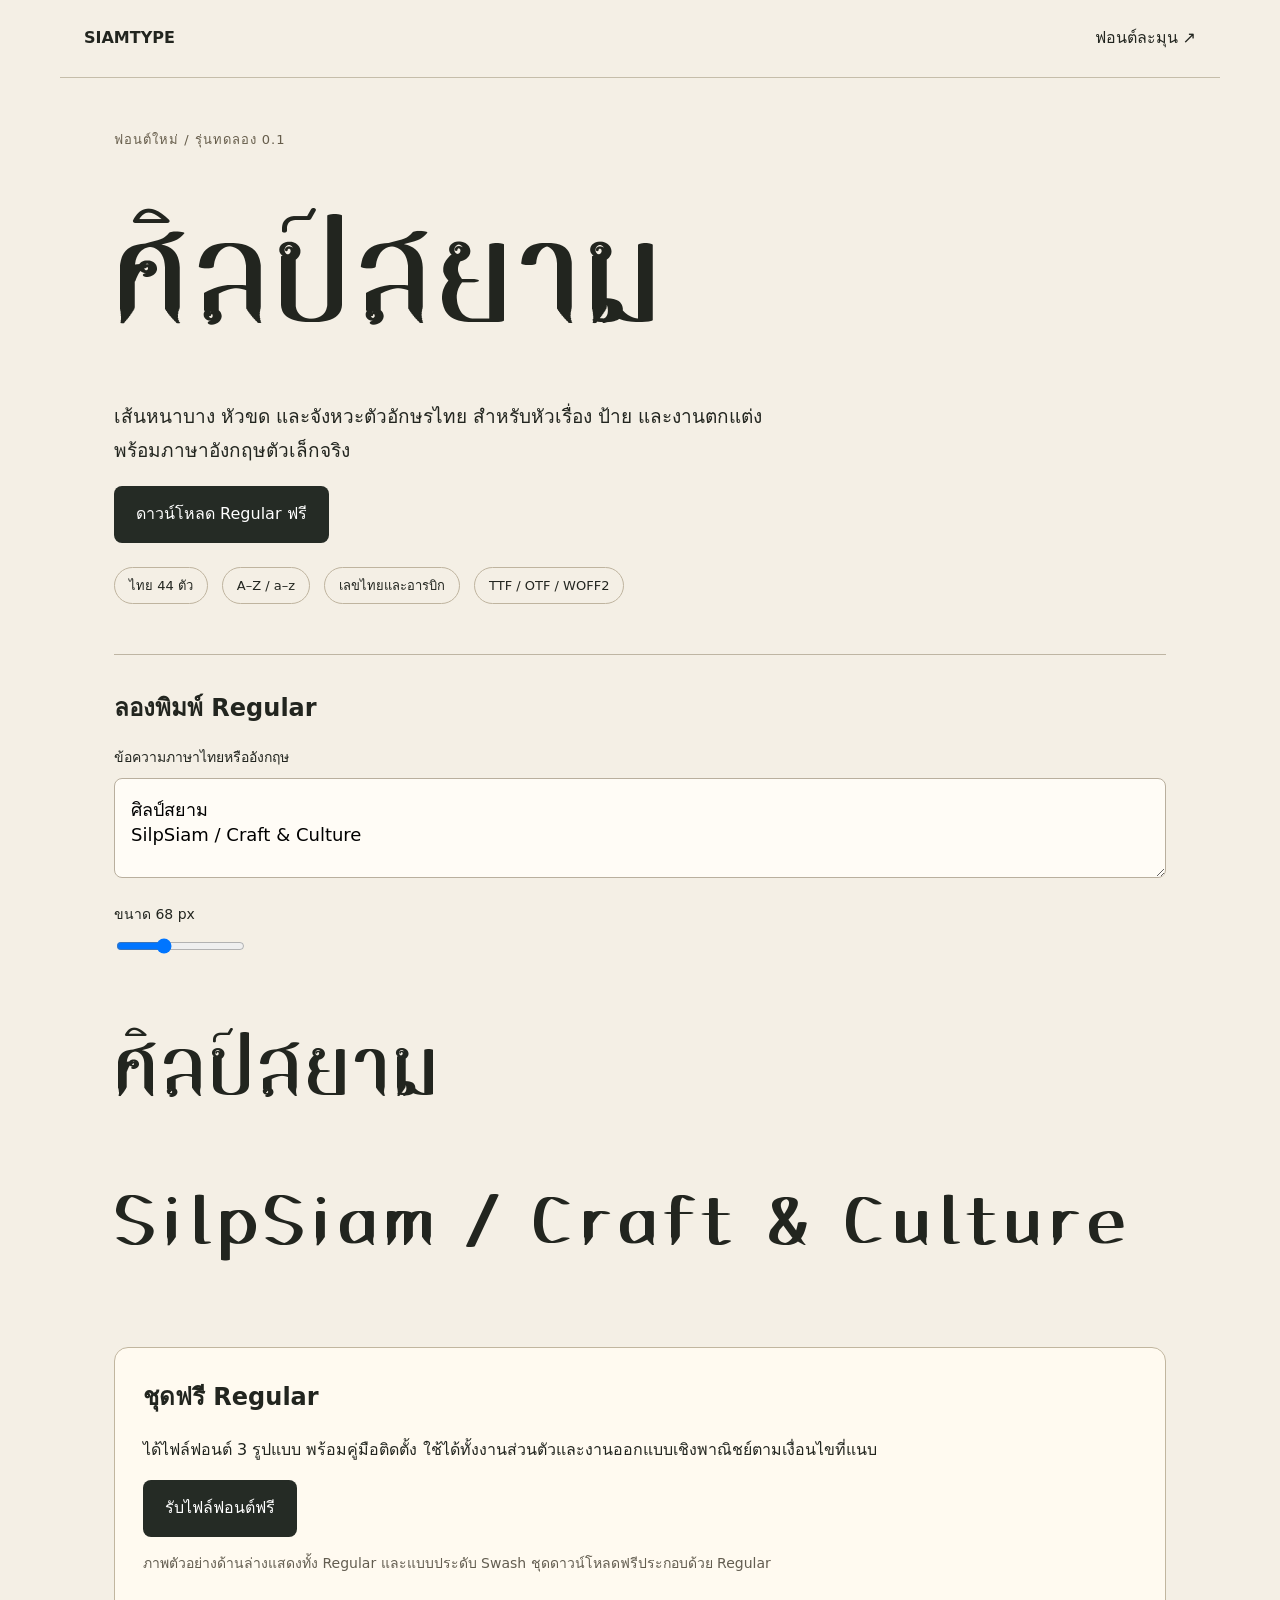
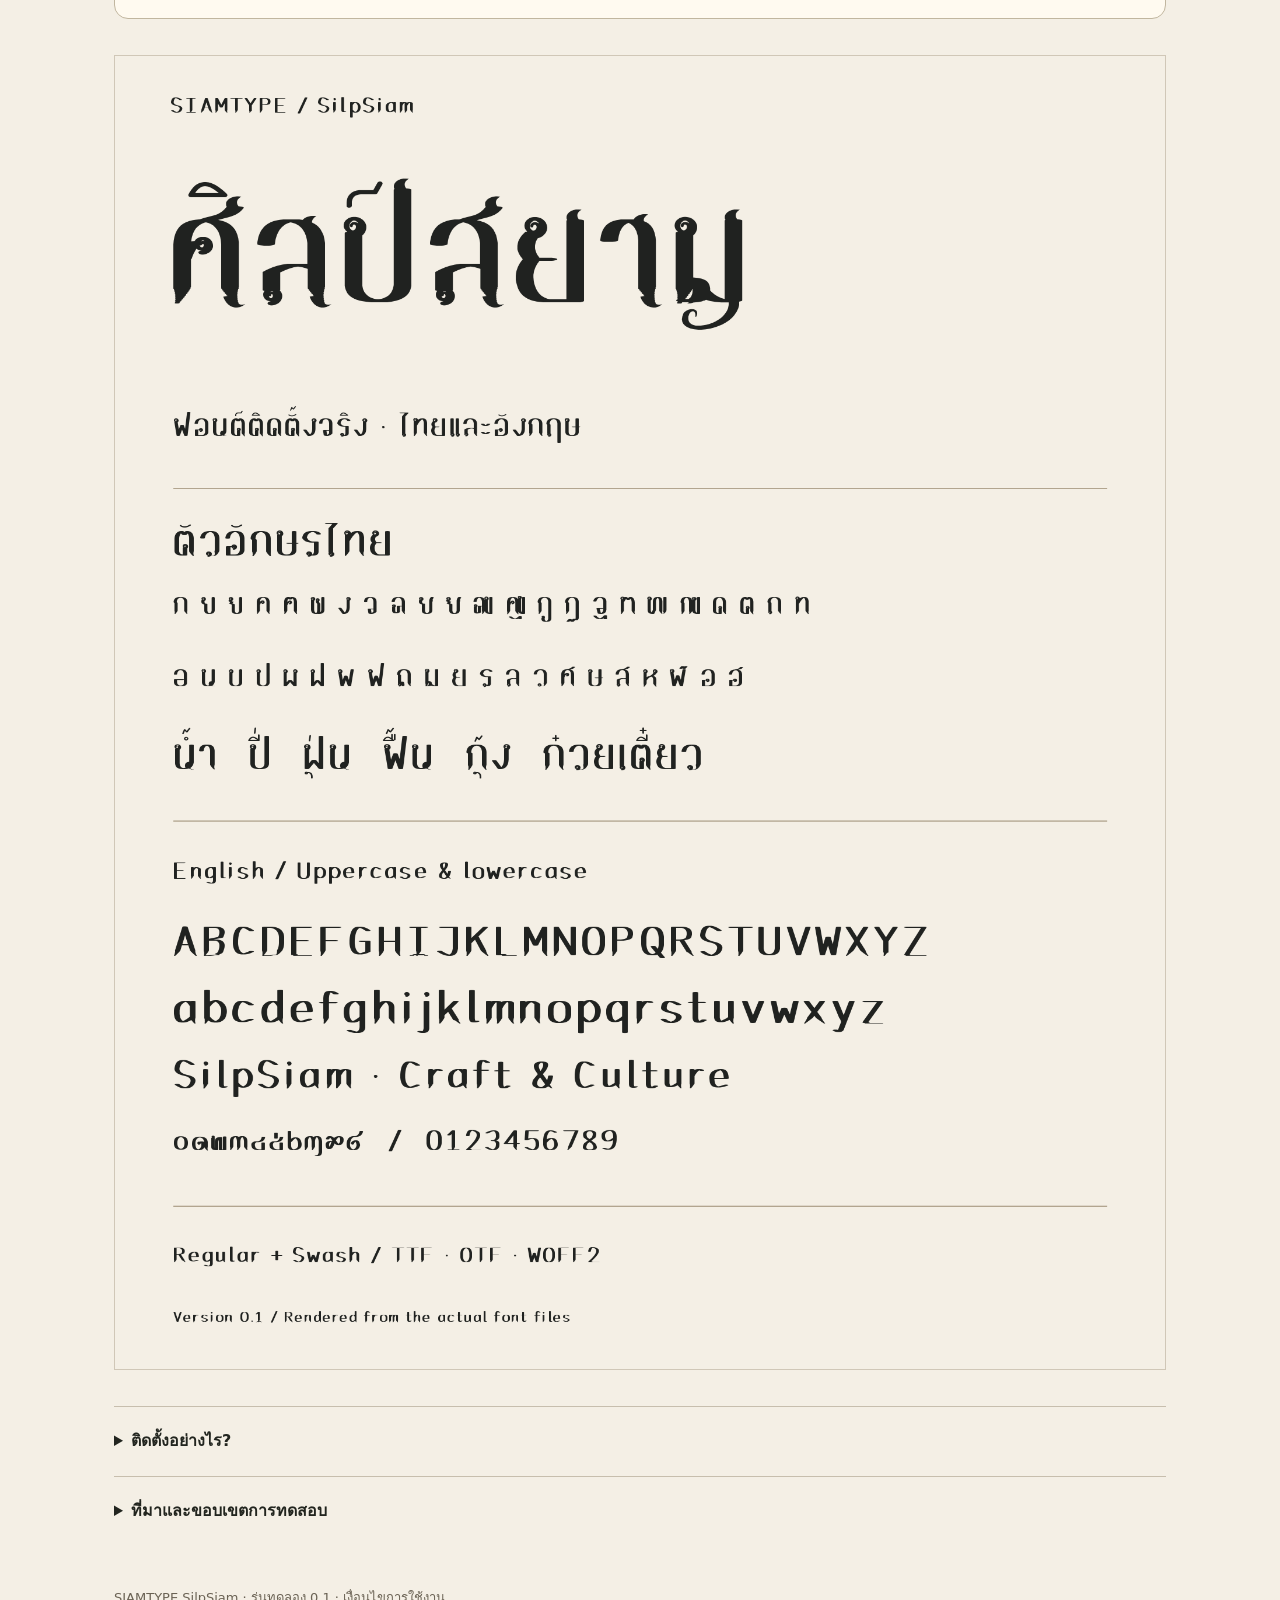
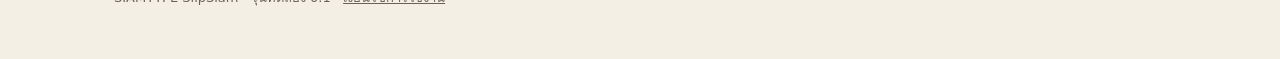
<file: silpsiam.html>
<!doctype html><html lang="th"><head><meta charset="utf-8"><meta name="viewport" content="width=device-width,initial-scale=1"><title>ศิลป์สยาม — ไทยครบ อังกฤษครบ | SIAMTYPE</title><meta name="description" content="ฟอนต์ศิลป์สยาม รุ่นทดลอง ไทย 44 ตัว อังกฤษ A–Z และ a–z ตัวเล็กจริง ดาวน์โหลด Regular ฟรี"><style>@font-face{font-family:Silp;src:url('fonts/SIAMTYPE-SilpSiam-Regular.woff2') format('woff2');font-display:swap}*{box-sizing:border-box}body{margin:0;background:#f4efe5;color:#22251f;font-family:system-ui,sans-serif;line-height:1.8}nav{max-width:1160px;margin:auto;padding:24px;display:flex;justify-content:space-between;gap:20px;border-bottom:1px solid #c5bdaa}nav a{color:inherit;text-decoration:none}main{max-width:1100px;margin:auto;padding:50px 24px}.tag{font-size:13px;letter-spacing:1px;color:#665d4b}h1{font-family:Silp;font-size:clamp(52px,9vw,118px);font-weight:400;line-height:1.8;margin:20px 0;overflow-wrap:anywhere}.intro{font-size:19px;max-width:700px}.button{display:inline-block;background:#252b25;color:#fff;padding:14px 22px;border-radius:8px;text-decoration:none}.facts{display:flex;gap:14px;flex-wrap:wrap;margin:24px 0 50px}.facts span{border:1px solid #bfb49f;border-radius:99px;padding:6px 14px;font-size:13px}h2{font-size:24px;margin:0 0 15px}.tester{border-top:1px solid #beb5a3;padding-top:32px}label{display:block;font-size:14px;margin:14px 0 8px}textarea{width:100%;min-height:100px;background:#fffcf6;border:1px solid #b9af9e;border-radius:8px;padding:16px;font:18px system-ui}#sample{font-family:Silp;font-synthesis:none;font-size:68px;line-height:2.2;white-space:pre-wrap;overflow-wrap:anywhere;padding:28px 0;min-height:230px}.download{padding:28px;border-radius:14px;border:1px solid #c1b69f;background:#fffaf0;margin:28px 0}.download h2{margin-bottom:8px}.small{font-size:14px;color:#635d50}.specimen{display:block;width:100%;height:auto;margin:36px 0;border:1px solid #d0c7b7}details{padding:20px 0;border-top:1px solid #c7bead}summary{cursor:pointer;font-weight:700}footer{margin-top:40px;font-size:13px;color:#6a6254}a{color:inherit}a:focus-visible,input:focus-visible,textarea:focus-visible,summary:focus-visible{outline:3px solid #946c27;outline-offset:4px}@media(max-width:600px){main{padding-top:30px}#sample{font-size:40px}.intro{font-size:17px}.download{padding:22px}}</style></head><body><nav><a href="index.html"><strong>SIAMTYPE</strong></a><a href="lamun.html">ฟอนต์ละมุน ↗</a></nav><main><div class="tag">ฟอนต์ใหม่ / รุ่นทดลอง 0.1</div><h1>ศิลป์สยาม</h1><p class="intro">เส้นหนาบาง หัวขด และจังหวะตัวอักษรไทย สำหรับหัวเรื่อง ป้าย และงานตกแต่ง พร้อมภาษาอังกฤษตัวเล็กจริง</p><a class="button" href="downloads/SIAMTYPE-SILPSIAM-FREE.zip" download>ดาวน์โหลด Regular ฟรี</a><div class="facts"><span>ไทย 44 ตัว</span><span>A–Z / a–z</span><span>เลขไทยและอารบิก</span><span>TTF / OTF / WOFF2</span></div><section class="tester"><h2>ลองพิมพ์ Regular</h2><label for="text">ข้อความภาษาไทยหรืออังกฤษ</label><textarea id="text">ศิลป์สยาม
SilpSiam / Craft & Culture</textarea><label for="size">ขนาด <output id="value">68</output> px</label><input id="size" type="range" min="28" max="140" value="68"><div id="sample" aria-live="polite">ศิลป์สยาม
SilpSiam / Craft & Culture</div></section><section class="download"><h2>ชุดฟรี Regular</h2><p>ได้ไฟล์ฟอนต์ 3 รูปแบบ พร้อมคู่มือติดตั้ง ใช้ได้ทั้งงานส่วนตัวและงานออกแบบเชิงพาณิชย์ตามเงื่อนไขที่แนบ</p><a class="button" href="downloads/SIAMTYPE-SILPSIAM-FREE.zip" download>รับไฟล์ฟอนต์ฟรี</a><p class="small">ภาพตัวอย่างด้านล่างแสดงทั้ง Regular และแบบประดับ Swash ชุดดาวน์โหลดฟรีประกอบด้วย Regular</p></section><img class="specimen" src="images/silpsiam-preview.png" width="1800" height="2250" alt="ตัวอย่างฟอนต์ศิลป์สยามจากไฟล์จริง ไทยครบ 44 ตัว อังกฤษตัวใหญ่และตัวเล็ก พร้อมสระและตัวเลข"><details><summary>ติดตั้งอย่างไร?</summary><p>แตกไฟล์ ZIP แล้วเปิดโฟลเดอร์ fonts บน Windows ให้คลิกขวาที่ไฟล์ TTF แล้วเลือก Install ส่วน macOS เปิดไฟล์ด้วย Font Book แล้วเลือก Install Font</p><p>ติดตั้ง TTF หรือ OTF อย่างใดอย่างหนึ่ง จากนั้นปิดและเปิดโปรแกรมออกแบบใหม่ ค้นหาชื่อ SIAMTYPE SilpSiam Regular</p></details><details><summary>ที่มาและขอบเขตการทดสอบ</summary><p>พัฒนาจากโครงเวกเตอร์ของ SIAMTYPE โดยนำทิศทางภาพร่างมาปรับเป็นระบบฟอนต์สำหรับพิมพ์ข้อความ ไม่ได้คัดลอกเส้นหรือไฟล์ฟอนต์จากภาพอ้างอิงของผู้อื่น</p><p>ตรวจจัดวางด้วย HarfBuzz 1,775 ข้อความต่อไฟล์ TTF/OTF และตรวจภาพจากฟอนต์จริง ยังไม่ได้ทดสอบใน Adobe, Office หรือ Canva ควรลองข้อความที่จะใช้งานก่อนผลิตจริง</p></details><footer>SIAMTYPE SilpSiam · รุ่นทดลอง 0.1 · <a href="licenses/silpsiam-license.txt">เงื่อนไขการใช้งาน</a></footer></main><script>const text=document.getElementById('text'),size=document.getElementById('size'),sample=document.getElementById('sample');function update(){sample.textContent=text.value;sample.style.fontSize=size.value+'px';document.getElementById('value').textContent=size.value;}[text,size].forEach(el=>el.addEventListener('input',update));if(matchMedia('(max-width:600px)').matches)size.value=40;update();</script></body></html>
</file>
<file: styles.css>
:root{--bg:#f4f0e8;--ink:#111;--red:#e42117;--yellow:#ffd321;--card:#fff;--line:#d8d2c7}*{box-sizing:border-box}html{scroll-behavior:smooth}body{margin:0;font-family:Arial,"Noto Sans Thai",sans-serif;background:var(--bg);color:var(--ink)}.nav{position:sticky;top:0;z-index:10;display:flex;align-items:center;justify-content:space-between;padding:16px 5vw;background:#0b0d0e;color:#fff;border-bottom:1px solid #333}.brand{display:flex;flex-direction:column}.brand strong{font-size:24px;letter-spacing:.04em}.brand span{font-size:8px;letter-spacing:.2em}.nav nav{display:flex;gap:28px}.nav a{color:inherit;text-decoration:none}.nav-cta{background:#fff;color:#111!important;padding:10px 16px;border-radius:9px}.hero{min-height:560px;padding:58px 5vw;display:grid;grid-template-columns:1.15fr .85fr;gap:36px;background:radial-gradient(circle at 70% 10%,#3d1b12 0,#111 38%,#070707 80%);color:#fff}.hero-copy{max-width:720px;align-self:center}.eyebrow{font-size:12px;letter-spacing:.18em;font-weight:800;text-transform:uppercase;color:var(--red)}h1{font-size:clamp(48px,6vw,88px);line-height:.92;margin:14px 0 10px}h2{font-size:clamp(34px,5vw,64px);margin:0 0 18px;color:var(--yellow)}.hero p{font-size:20px;line-height:1.6;color:#ddd}.chips{display:flex;flex-wrap:wrap;gap:8px;margin:24px 0}.chips span{border:1px solid #555;border-radius:99px;padding:8px 12px;font-size:13px}.hero-actions{display:flex;gap:12px;flex-wrap:wrap}.btn{display:inline-block;padding:14px 18px;border-radius:9px;text-decoration:none;font-weight:800}.primary{background:var(--red);color:#fff}.ghost{border:1px solid #777;color:#fff}.poster-card{align-self:center;justify-self:center;background:#f1e3c6;color:#111;width:min(430px,100%);padding:32px;transform:rotate(-2deg);box-shadow:0 26px 70px #0008;border:10px solid #21150f}.small{text-transform:uppercase;font-weight:800;letter-spacing:.12em}.poster-thai{font-size:72px;line-height:.9;font-weight:900;margin:28px 0;color:#b9120b}.poster-en{font-weight:900;border-top:6px solid #111;padding-top:10px}.section{padding:64px 5vw}.section-head{display:flex;justify-content:space-between;gap:20px;align-items:end}.section h3{font-size:38px;margin:8px 0 24px}.weight-tabs button,.price-grid button{border:0;border-radius:9px;padding:11px 16px;font-weight:800;cursor:pointer}.weight-tabs .active{background:#111;color:#fff}#fontInput{width:100%;padding:18px;border:1px solid var(--line);border-radius:10px;font-size:18px}.preview-text{font-size:clamp(56px,10vw,150px);font-weight:700;line-height:1.1;padding:30px 0 10px;overflow-wrap:anywhere}.grid-four{display:grid;grid-template-columns:repeat(4,1fr);gap:16px}.use-card{min-height:220px;padding:28px;display:flex;flex-direction:column;justify-content:flex-end;font-size:36px;font-weight:900;border-radius:12px;color:#fff;box-shadow:0 10px 25px #0002}.use-card span{font-size:12px;font-weight:600;margin-top:16px;opacity:.8}.sign{background:#4c2c1e}.shirt{background:#171717}.sale{background:var(--red)}.sale b{font-size:68px}.social{background:#e9d49a;color:#111}.pricing{background:#fff}.price-grid{display:grid;grid-template-columns:repeat(3,1fr);gap:18px}.price-grid article{position:relative;border:1px solid var(--line);border-radius:14px;padding:28px;background:#fafafa}.price-grid .featured{border:2px solid var(--red);transform:translateY(-8px)}.badge{position:absolute;right:16px;top:-14px;background:var(--red);color:#fff;padding:6px 10px;border-radius:99px;font-size:12px}.price{font-size:56px;font-weight:900}.price span{font-size:16px}.price-grid button{width:100%;background:#111;color:#fff;margin-top:14px}.featured button{background:var(--red)}.two-col{display:grid;grid-template-columns:1fr 1fr;gap:64px}.two-col li,.two-col p{font-size:18px;line-height:1.8}footer{background:#0b0d0e;color:#fff;padding:28px 5vw;display:flex;justify-content:space-between;gap:20px;flex-wrap:wrap}@media(max-width:820px){.nav nav{display:none}.hero,.two-col{grid-template-columns:1fr}.poster-card{display:none}.grid-four,.price-grid{grid-template-columns:1fr}.price-grid .featured{transform:none}.section-head{align-items:flex-start;flex-direction:column}.hero{min-height:auto;padding-top:44px}h1{font-size:48px}}
</file>
